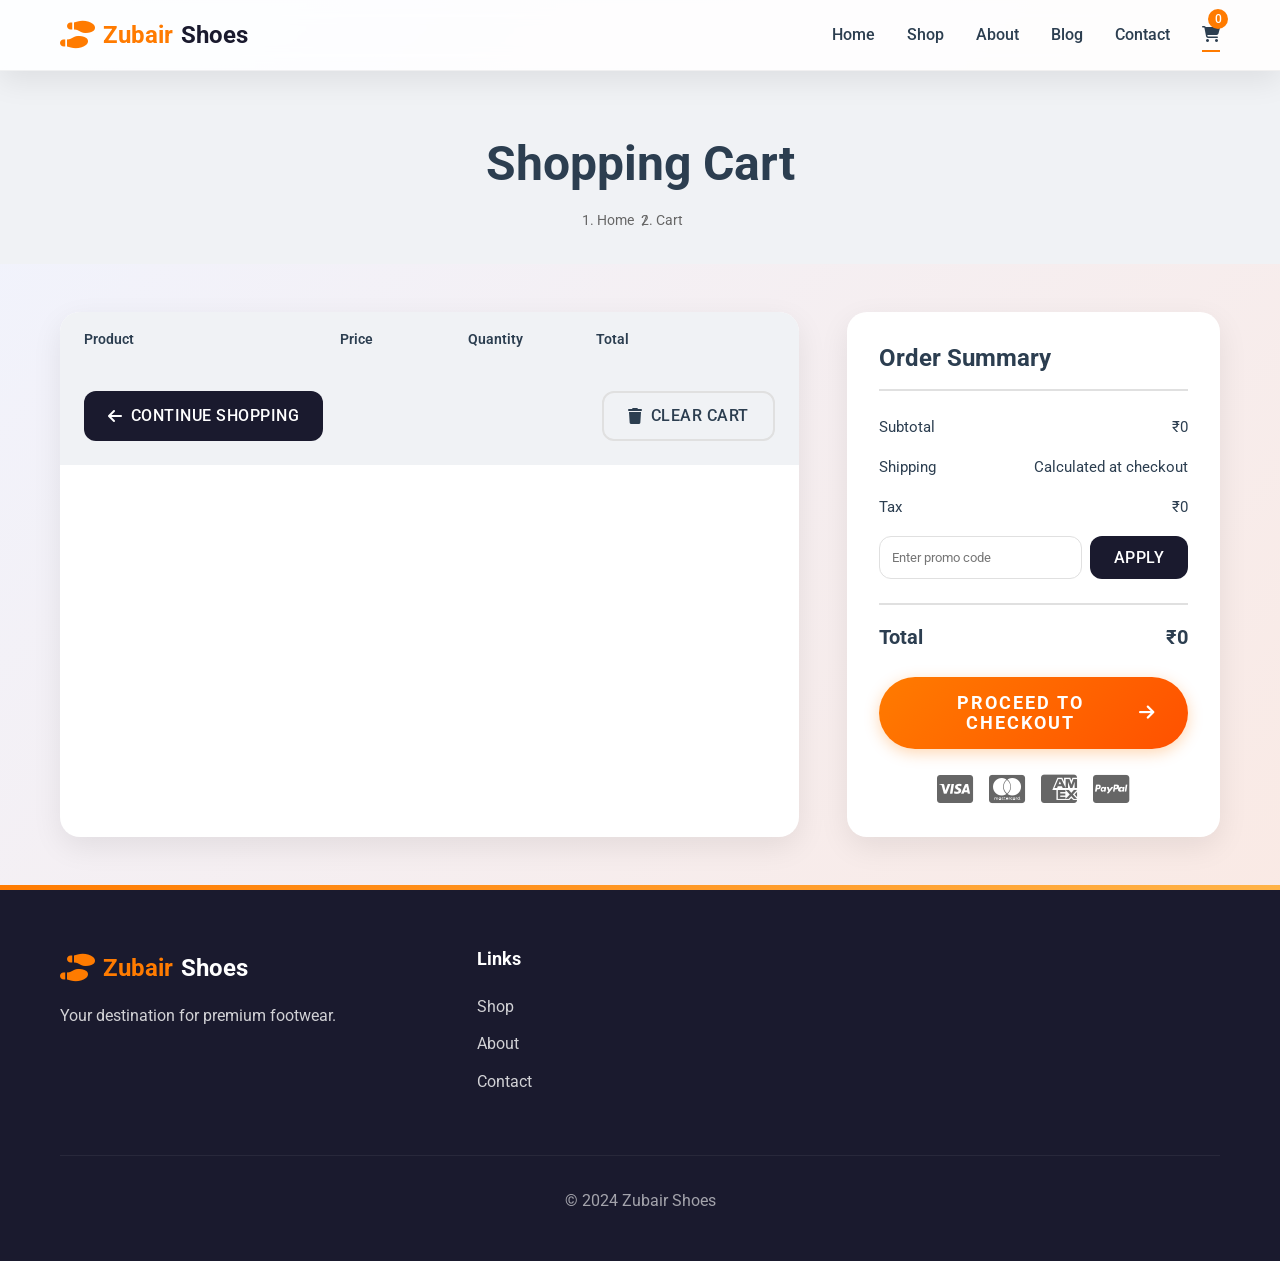
<file: cart.html>
<!DOCTYPE html>
<html lang="en">
<head>
    <meta charset="UTF-8">
    <meta name="viewport" content="width=device-width, initial-scale=1.0">
    <meta name="description" content="View and manage your shopping cart at Zubair Shoes.">
    <title>Shopping Cart | Zubair Shoes</title>
    <link rel="preconnect" href="https://fonts.googleapis.com">
    <link rel="preconnect" href="https://fonts.gstatic.com" crossorigin>
    <link href="https://fonts.googleapis.com/css2?family=Roboto:wght@300;400;500;700;900&display=swap" rel="stylesheet">
    <link rel="stylesheet" href="https://cdnjs.cloudflare.com/ajax/libs/font-awesome/6.4.0/css/all.min.css">
    <link rel="stylesheet" href="css/style.css">
    <link href="https://unpkg.com/aos@2.3.1/dist/aos.css" rel="stylesheet">
</head>
<body>
    <!-- Navigation -->
    <nav class="navbar">
        <div class="nav-container">
            <a href="index.html" class="logo">
                <i class="fas fa-shoe-prints"></i>
                <span>Zubair</span> Shoes
            </a>
            <button class="mobile-toggle" aria-label="Toggle navigation">
                <span class="hamburger"></span>
            </button>
            <ul class="nav-menu">
                <li><a href="index.html" class="nav-link">Home</a></li>
                <li><a href="shop.html" class="nav-link">Shop</a></li>
                <li><a href="about.html" class="nav-link">About</a></li>
                <li><a href="blog.html" class="nav-link">Blog</a></li>
                <li><a href="contact.html" class="nav-link">Contact</a></li>
                <li>
                    <a href="cart.html" class="nav-link cart-icon active">
                        <i class="fas fa-shopping-cart"></i>
                        <span class="cart-count" id="cartCount">0</span>
                    </a>
                </li>
            </ul>
        </div>
    </nav>

    <!-- Page Header -->
    <section class="page-header cart-header">
        <div class="container">
            <h1>Shopping Cart</h1>
            <nav aria-label="Breadcrumb">
                <ol class="breadcrumb">
                    <li><a href="index.html">Home</a></li>
                    <li aria-current="page">Cart</li>
                </ol>
            </nav>
        </div>
    </section>

    <!-- Cart Section -->
    <section class="cart-section">
        <div class="container">
            <div class="cart-layout" id="cartLayout">
                <!-- Cart Items -->
                <div class="cart-items-panel">
                    <div class="cart-header-row">
                        <span>Product</span>
                        <span>Price</span>
                        <span>Quantity</span>
                        <span>Total</span>
                        <span></span>
                    </div>
                    
                    <div id="cartItemsContainer">
                        <!-- Cart items inserted dynamically -->
                    </div>
                    
                    <div class="cart-actions">
                        <a href="shop.html" class="btn btn-secondary">
                            <i class="fas fa-arrow-left"></i> Continue Shopping
                        </a>
                        <button class="btn btn-outline" id="clearCartBtn">
                            <i class="fas fa-trash"></i> Clear Cart
                        </button>
                    </div>
                </div>

                <!-- Cart Summary -->
                <div class="cart-summary-panel">
                    <h3>Order Summary</h3>
                    
                    <div class="summary-row">
                        <span>Subtotal</span>
                        <span id="cartSubtotal">₹0</span>
                    </div>
                    
                    <div class="summary-row">
                        <span>Shipping</span>
                        <span id="cartShipping">Calculated at checkout</span>
                    </div>
                    
                    <div class="summary-row">
                        <span>Tax</span>
                        <span id="cartTax">₹0</span>
                    </div>
                    
                    <div class="promo-code">
                        <input type="text" id="promoInput" placeholder="Enter promo code">
                        <button class="btn btn-secondary" id="applyPromoBtn">Apply</button>
                    </div>
                    
                    <div class="summary-row total">
                        <span>Total</span>
                        <span id="cartTotal">₹0</span>
                    </div>
                    
                    <button class="btn btn-primary btn-full btn-large" id="checkoutBtn">
                        Proceed to Checkout <i class="fas fa-arrow-right"></i>
                    </button>
                    
                    <div class="payment-icons">
                        <i class="fab fa-cc-visa"></i>
                        <i class="fab fa-cc-mastercard"></i>
                        <i class="fab fa-cc-amex"></i>
                        <i class="fab fa-cc-paypal"></i>
                    </div>
                </div>
            </div>

            <!-- Empty Cart State -->
            <div class="empty-cart" id="emptyCart" style="display: none;">
                <i class="fas fa-shopping-bag"></i>
                <h2>Your cart is empty</h2>
                <p>Looks like you haven't added any items to your cart yet.</p>
                <a href="shop.html" class="btn btn-primary">Start Shopping</a>
            </div>
        </div>
    </section>

    <!-- Checkout Modal -->
    <div class="modal" id="checkoutModal">
        <div class="modal-content checkout-modal">
            <button class="close-modal" id="closeCheckout">&times;</button>
            <h2>Checkout</h2>
            
            <form id="checkoutForm" class="checkout-form" novalidate>
                <div class="checkout-section">
                    <h3>Contact Information</h3>
                    <div class="form-group">
                        <label for="checkoutEmail">Email *</label>
                        <input type="email" id="checkoutEmail" required>
                    </div>
                </div>

                <div class="checkout-section">
                    <h3>Shipping Address</h3>
                    <div class="form-row">
                        <div class="form-group">
                            <label for="firstName">First Name *</label>
                            <input type="text" id="firstName" required>
                        </div>
                        <div class="form-group">
                            <label for="lastName">Last Name *</label>
                            <input type="text" id="lastName" required>
                        </div>
                    </div>
                    <div class="form-group">
                        <label for="address">Address *</label>
                        <input type="text" id="address" required>
                    </div>
                    <div class="form-row">
                        <div class="form-group">
                            <label for="city">City *</label>
                            <input type="text" id="city" required>
                        </div>
                        <div class="form-group">
                            <label for="zip">ZIP Code *</label>
                            <input type="text" id="zip" required>
                        </div>
                    </div>
                </div>

                <div class="checkout-section">
                    <h3>Payment Information</h3>
                    <div class="form-group">
                        <label for="cardNumber">Card Number *</label>
                        <input type="text" id="cardNumber" placeholder="1234 5678 9012 3456" required>
                    </div>
                    <div class="form-row">
                        <div class="form-group">
                            <label for="expiry"> I'll continue with the cart.html file and then provide the remaining files.

```html
                            <label for="expiry">Expiry Date *</label>
                            <input type="text" id="expiry" placeholder="MM/YY" required>
                        </div>
                        <div class="form-group">
                            <label for="cvv">CVV *</label>
                            <input type="text" id="cvv" placeholder="123" required>
                        </div>
                    </div>
                </div>

                <div class="checkout-summary">
                    <div class="summary-row total">
                        <span>Total to Pay</span>
                        <span id="checkoutTotal">₹0</span>
                    </div>
                </div>

                <button type="submit" class="btn btn-primary btn-full btn-large">
                    Complete Order <i class="fas fa-lock"></i>
                </button>
                
                <p class="secure-note"><i class="fas fa-shield-alt"></i> Your payment information is secure and encrypted</p>
            </form>
        </div>
    </div>

    <!-- Footer -->
    <footer class="footer">
        <div class="container">
            <div class="footer-grid">
                <div class="footer-brand">
                    <a href="index.html" class="logo">
                        <i class="fas fa-shoe-prints"></i>
                        <span>Zubair</span> Shoes
                    </a>
                    <p>Your destination for premium footwear.</p>
                </div>
                <div class="footer-links">
                    <h4>Links</h4>
                    <ul>
                        <li><a href="shop.html">Shop</a></li>
                        <li><a href="about.html">About</a></li>
                        <li><a href="contact.html">Contact</a></li>
                    </ul>
                </div>
            </div>
            <div class="footer-bottom">
                <p>&copy; 2024 Zubair Shoes</p>
            </div>
        </div>
    </footer>

    <script src="js/script.js"></script>
<script src="https://unpkg.com/aos@2.3.1/dist/aos.js"></script>
<script>AOS.init({duration: 800, once: true});</script>
</body>
</html>
</file>
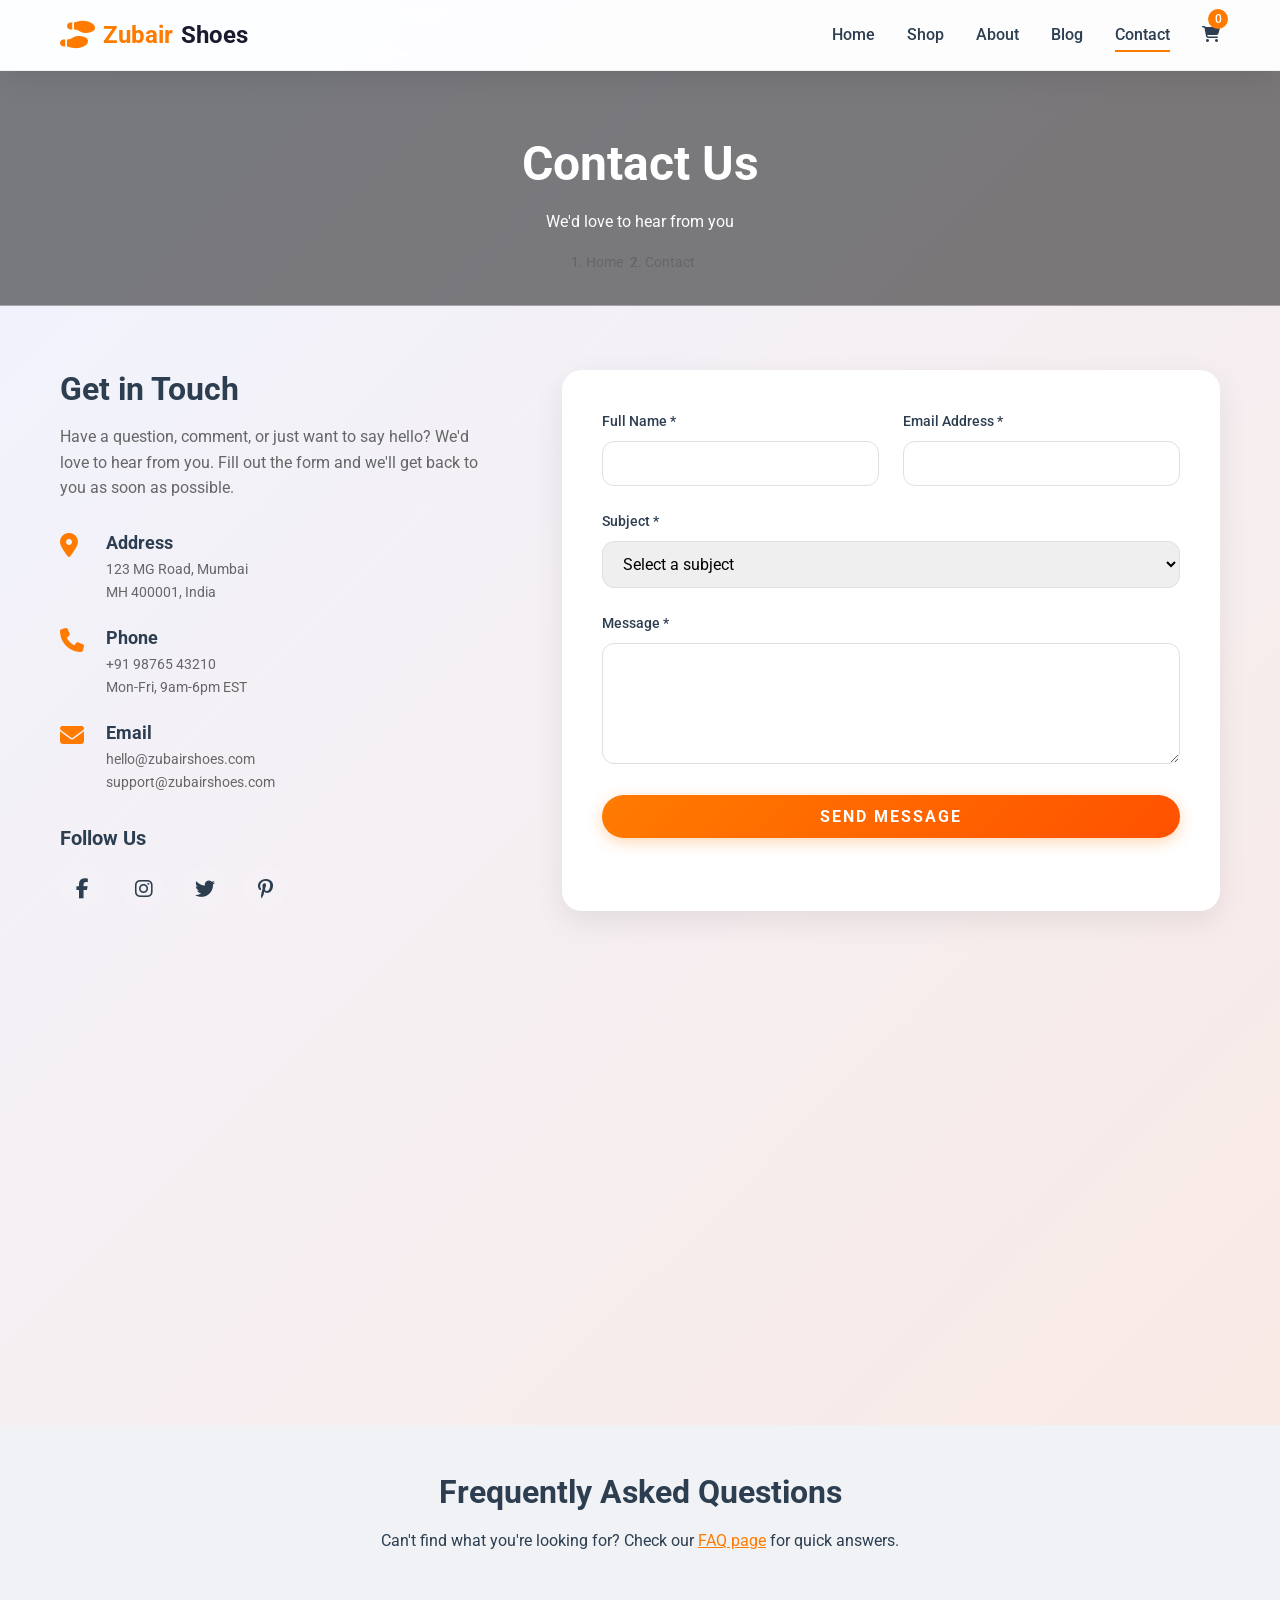
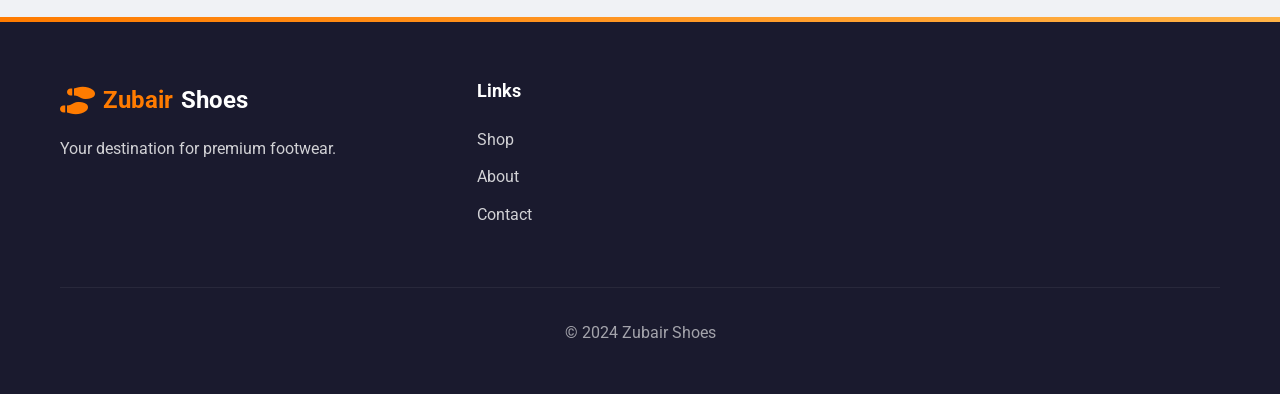
<file: contact.html>
<!DOCTYPE html>
<html lang="en">
<head>
    <meta charset="UTF-8">
    <meta name="viewport" content="width=device-width, initial-scale=1.0">
    <meta name="description" content="Contact Zubair Shoes for inquiries, support, or feedback. We're here to help!">
    <title>Contact Us | Zubair Shoes</title>
    <link rel="preconnect" href="https://fonts.googleapis.com">
    <link rel="preconnect" href="https://fonts.gstatic.com" crossorigin>
    <link href="https://fonts.googleapis.com/css2?family=Roboto:wght@300;400;500;700;900&display=swap" rel="stylesheet">
    <link rel="stylesheet" href="https://cdnjs.cloudflare.com/ajax/libs/font-awesome/6.4.0/css/all.min.css">
    <link rel="stylesheet" href="css/style.css">
    <link href="https://unpkg.com/aos@2.3.1/dist/aos.css" rel="stylesheet">
</head>
<body>
    <!-- Navigation -->
    <nav class="navbar">
        <div class="nav-container">
            <a href="index.html" class="logo">
                <i class="fas fa-shoe-prints"></i>
                <span>Zubair</span> Shoes
            </a>
            <button class="mobile-toggle" aria-label="Toggle navigation">
                <span class="hamburger"></span>
            </button>
            <ul class="nav-menu">
                <li><a href="index.html" class="nav-link">Home</a></li>
                <li><a href="shop.html" class="nav-link">Shop</a></li>
                <li><a href="about.html" class="nav-link">About</a></li>
                <li><a href="blog.html" class="nav-link">Blog</a></li>
                <li><a href="contact.html" class="nav-link active">Contact</a></li>
                <li>
                    <a href="cart.html" class="nav-link cart-icon">
                        <i class="fas fa-shopping-cart"></i>
                        <span class="cart-count" id="cartCount">0</span>
                    </a>
                </li>
            </ul>
        </div>
    </nav>

    <!-- Page Header -->
    <section class="page-header contact-header">
        <div class="container">
            <h1>Contact Us</h1>
            <p>We'd love to hear from you</p>
            <nav aria-label="Breadcrumb">
                <ol class="breadcrumb">
                    <li><a href="index.html">Home</a></li>
                    <li aria-current="page">Contact</li>
                </ol>
            </nav>
        </div>
    </section>

    <!-- Contact Section -->
    <section class="contact-section">
        <div class="container">
            <div class="contact-grid">
                <!-- Contact Info -->
                <div class="contact-info-panel" data-aos="fade-right">
                    <h2>Get in Touch</h2>
                    <p>Have a question, comment, or just want to say hello? We'd love to hear from you. Fill out the form and we'll get back to you as soon as possible.</p>
                    
                    <div class="contact-details">
                        <div class="contact-item">
                            <i class="fas fa-map-marker-alt"></i>
                            <div>
                                <h4>Address</h4>
                                <p>123 MG Road, Mumbai<br>MH 400001, India</p>
                            </div>
                        </div>
                        
                        <div class="contact-item">
                            <i class="fas fa-phone"></i>
                            <div>
                                <h4>Phone</h4>
                                <p>+91 98765 43210<br>Mon-Fri, 9am-6pm EST</p>
                            </div>
                        </div>
                        
                        <div class="contact-item">
                            <i class="fas fa-envelope"></i>
                            <div>
                                <h4>Email</h4>
                                <p>hello@zubairshoes.com<br>support@zubairshoes.com</p>
                            </div>
                        </div>
                    </div>

                    <div class="social-connect">
                        <h4>Follow Us</h4>
                        <div class="social-links large">
                            <a href="javascript:void(0)" aria-label="Facebook"><i class="fab fa-facebook-f"></i></a>
                            <a href="javascript:void(0)" aria-label="Instagram"><i class="fab fa-instagram"></i></a>
                            <a href="javascript:void(0)" aria-label="Twitter"><i class="fab fa-twitter"></i></a>
                            <a href="javascript:void(0)" aria-label="Pinterest"><i class="fab fa-pinterest-p"></i></a>
                        </div>
                    </div>
                </div>

                <!-- Contact Form -->
                <div class="contact-form-panel" data-aos="fade-left">
                    <form id="contactForm" class="contact-form" novalidate>
                        <div class="form-row">
                            <div class="form-group">
                                <label for="contactName">Full Name *</label>
                                <input type="text" id="contactName" name="name" required>
                                <span class="error-message"></span>
                            </div>
                            <div class="form-group">
                                <label for="contactEmail">Email Address *</label>
                                <input type="email" id="contactEmail" name="email" required>
                                <span class="error-message"></span>
                            </div>
                        </div>
                        
                        <div class="form-group">
                            <label for="contactSubject">Subject *</label>
                            <select id="contactSubject" name="subject" required>
                                <option value="">Select a subject</option>
                                <option value="order">Order Inquiry</option>
                                <option value="product">Product Question</option>
                                <option value="return">Returns & Exchanges</option>
                                <option value="feedback">Feedback</option>
                                <option value="other">Other</option>
                            </select>
                            <span class="error-message"></span>
                        </div>
                        
                        <div class="form-group">
                            <label for="contactMessage">Message *</label>
                            <textarea id="contactMessage" name="message" rows="5" required></textarea>
                            <span class="error-message"></span>
                        </div>
                        
                        <button type="submit" class="btn btn-primary btn-full">Send Message</button>
                    </form>
                </div>
            </div>
        </div>
    </section>

    <!-- Map Section -->
    <section class="map-section">
        <div class="map-container">
            <iframe 
                src="https://www.google.com/maps/embed?pb=!1m18!1m12!1m3!1d3022.1422937950147!2d-73.98731968482413!3d40.75889497932681!2m3!1f0!2f0!3f0!3m2!1i1024!2i768!4f13.1!3m3!1m2!1s0x89c25855c6480299%3A0x55194ec5a1ae072e!2sTimes%20Square!5e0!3m2!1sen!2sus!4v1620000000000!5m2!1sen!2sus" 
                width="100%" 
                height="450" 
                style="border:0;" 
                allowfullscreen="" 
                loading="lazy" 
                referrerpolicy="no-referrer-when-downgrade"
                title="Zubair Shoes Location">
            </iframe>
        </div>
    </section>

    <!-- FAQ Teaser -->
    <section class="faq-teaser">
        <div class="container">
            <h2>Frequently Asked Questions</h2>
            <p>Can't find what you're looking for? Check our <a href="faq.html">FAQ page</a> for quick answers.</p>
        </div>
    </section>

    <!-- Footer -->
    <footer class="footer">
        <div class="container">
            <div class="footer-grid">
                <div class="footer-brand">
                    <a href="index.html" class="logo">
                        <i class="fas fa-shoe-prints"></i>
                        <span>Zubair</span> Shoes
                    </a>
                    <p>Your destination for premium footwear.</p>
                </div>
                <div class="footer-links">
                    <h4>Links</h4>
                    <ul>
                        <li><a href="shop.html">Shop</a></li>
                        <li><a href="about.html">About</a></li>
                        <li><a href="contact.html">Contact</a></li>
                    </ul>
                </div>
            </div>
            <div class="footer-bottom">
                <p>&copy; 2024 Zubair Shoes</p>
            </div>
        </div>
    </footer>

    <script src="js/script.js"></script>
<script src="https://unpkg.com/aos@2.3.1/dist/aos.js"></script>
<script>AOS.init({duration: 800, once: true});</script>
</body>
</html>
</file>
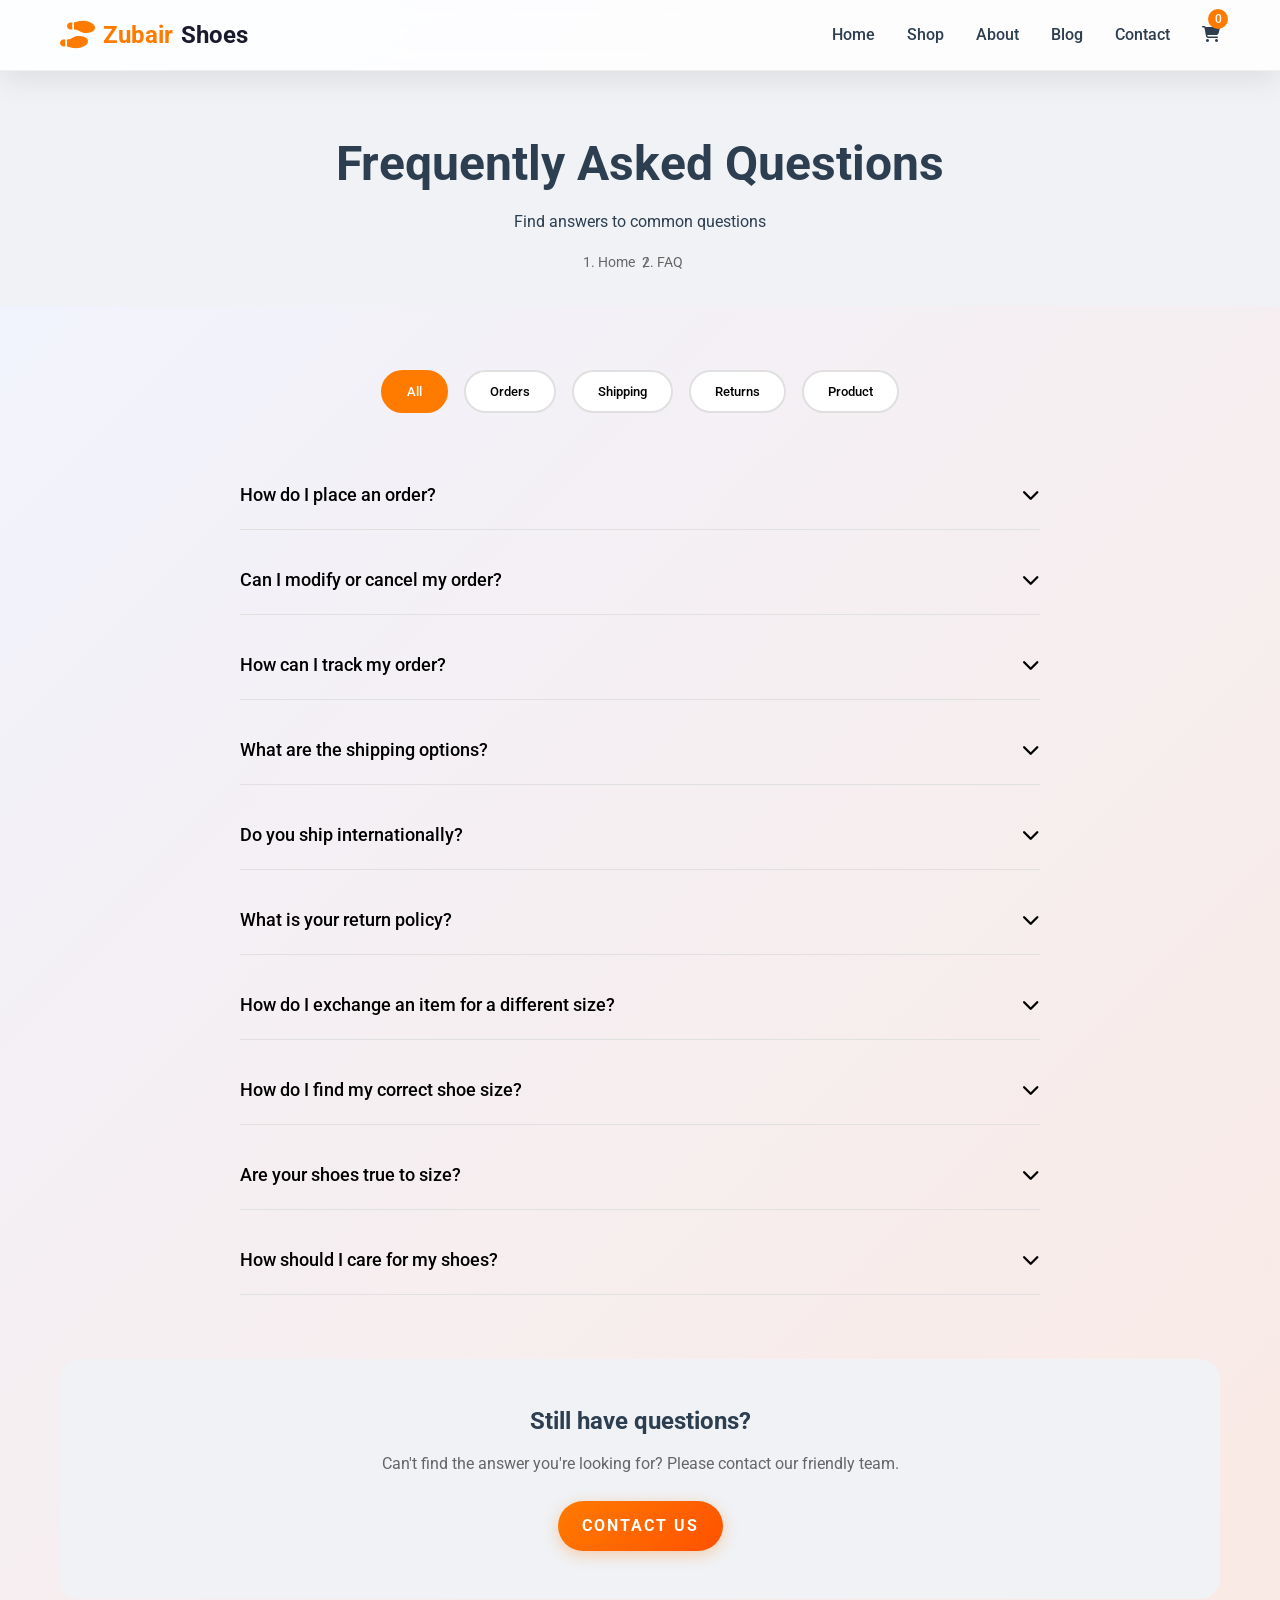
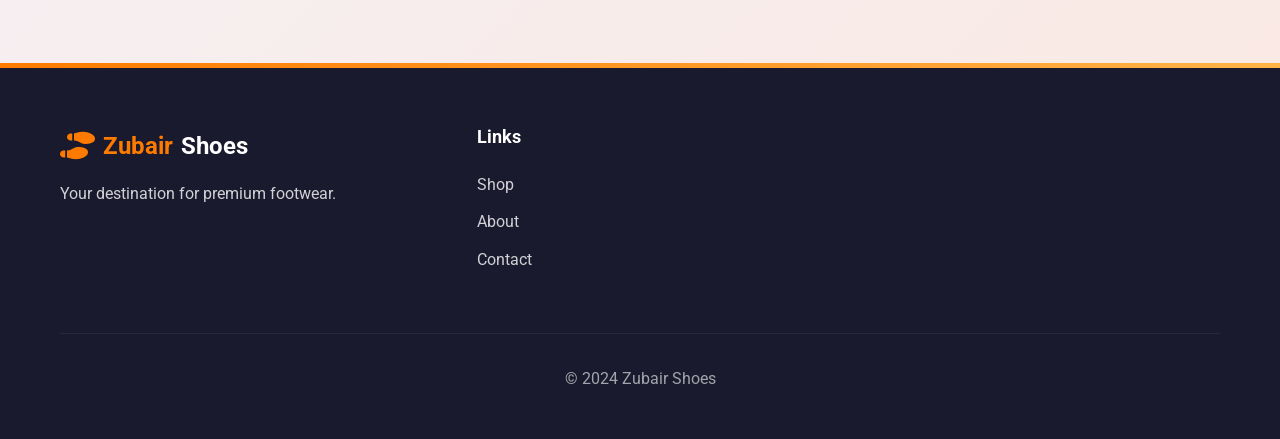
<file: faq.html>
<!DOCTYPE html>
<html lang="en">
<head>
    <meta charset="UTF-8">
    <meta name="viewport" content="width=device-width, initial-scale=1.0">
    <meta name="description" content="Frequently asked questions about Zubair Shoes - orders, shipping, returns, and more.">
    <title>FAQ | Zubair Shoes</title>
    <link rel="preconnect" href="https://fonts.googleapis.com">
    <link rel="preconnect" href="https://fonts.gstatic.com" crossorigin>
    <link href="https://fonts.googleapis.com/css2?family=Roboto:wght@300;400;500;700;900&display=swap" rel="stylesheet">
    <link rel="stylesheet" href="https://cdnjs.cloudflare.com/ajax/libs/font-awesome/6.4.0/css/all.min.css">
    <link rel="stylesheet" href="css/style.css">
    <link href="https://unpkg.com/aos@2.3.1/dist/aos.css" rel="stylesheet">
</head>
<body>
    <!-- Navigation -->
    <nav class="navbar">
        <div class="nav-container">
            <a href="index.html" class="logo">
                <i class="fas fa-shoe-prints"></i>
                <span>Zubair</span> Shoes
            </a>
            <button class="mobile-toggle" aria-label="Toggle navigation">
                <span class="hamburger"></span>
            </button>
            <ul class="nav-menu">
                <li><a href="index.html" class="nav-link">Home</a></li>
                <li><a href="shop.html" class="nav-link">Shop</a></li>
                <li><a href="about.html" class="nav-link">About</a></li>
                <li><a href="blog.html" class="nav-link">Blog</a></li>
                <li><a href="contact.html" class="nav-link">Contact</a></li>
                <li>
                    <a href="cart.html" class="nav-link cart-icon">
                        <i class="fas fa-shopping-cart"></i>
                        <span class="cart-count" id="cartCount">0</span>
                    </a>
                </li>
            </ul>
        </div>
    </nav>

    <!-- Page Header -->
    <section class="page-header faq-header">
        <div class="container">
            <h1>Frequently Asked Questions</h1>
            <p>Find answers to common questions</p>
            <nav aria-label="Breadcrumb">
                <ol class="breadcrumb">
                    <li><a href="index.html">Home</a></li>
                    <li aria-current="page">FAQ</li>
                </ol>
            </nav>
        </div>
    </section>

    <!-- FAQ Section -->
    <section class="faq-section">
        <div class="container">
            <div class="faq-categories">
                <button class="faq-cat-btn active" data-category="all">All</button>
                <button class="faq-cat-btn" data-category="orders">Orders</button>
                <button class="faq-cat-btn" data-category="shipping">Shipping</button>
                <button class="faq-cat-btn" data-category="returns">Returns</button>
                <button class="faq-cat-btn" data-category="product">Product</button>
            </div>

            <div class="faq-accordion" id="faqAccordion">
                <!-- Order Questions -->
                <div class="faq-item" data-category="orders">
                    <button class="faq-question" aria-expanded="false">
                        <span>How do I place an order?</span>
                        <i class="fas fa-chevron-down"></i>
                    </button>
                    <div class="faq-answer">
                        <p>Placing an order is easy! Simply browse our collection, select your desired product, choose your size and color, then click "Add to Cart." When you're ready to checkout, click on the cart icon and follow the prompts to complete your purchase.</p>
                    </div>
                </div>

                <div class="faq-item" data-category="orders">
                    <button class="faq-question" aria-expanded="false">
                        <span>Can I modify or cancel my order?</span>
                        <i class="fas fa-chevron-down"></i>
                    </button>
                    <div class="faq-answer">
                        <p>Orders can be modified or cancelled within 1 hour of placing them. Please contact our customer service team immediately at support@zubairshoes.com or call us at +91 98765 43210.</p>
                    </div>
                </div>

                <div class="faq-item" data-category="orders">
                    <button class="faq-question" aria-expanded="false">
                        <span>How can I track my order?</span>
                        <i class="fas fa-chevron-down"></i>
                    </button>
                    <div class="faq-answer">
                        <p>Once your order ships, you'll receive an email with a tracking number. You can use this number on our website or the carrier's website to track your package in real-time.</p>
                    </div>
                </div>

                <!-- Shipping Questions -->
                <div class="faq-item" data-category="shipping">
                    <button class="faq-question" aria-expanded="false">
                        <span>What are the shipping options?</span>
                        <i class="fas fa-chevron-down"></i>
                    </button>
                    <div class="faq-answer">
                        <p>We offer Standard Shipping (5-7 business days), Express Shipping (2-3 business days), and Next Day Delivery. Free standard shipping is available on orders over ₹8,000.</p>
                    </div>
                </div>

                <div class="faq-item" data-category="shipping">
                    <button class="faq-question" aria-expanded="false">
                        <span>Do you ship internationally?</span>
                        <i class="fas fa-chevron-down"></i>
                    </button>
                    <div class="faq-answer">
                        <p>Yes! We ship to over 50 countries worldwide. International shipping rates and delivery times vary by location. Customs fees may apply depending on your country.</p>
                    </div>
                </div>

                <!-- Returns Questions -->
                <div class="faq-item" data-category="returns">
                    <button class="faq-question" aria-expanded="false">
                        <span>What is your return policy?</span>
                        <i class="fas fa-chevron-down"></i>
                    </button>
                    <div class="faq-answer">
                        <p>We offer a 30-day return policy for unworn items in original packaging. Simply initiate a return through your account or contact our support team. Refunds are processed within 5-7 business days after we receive the item.</p>
                    </div>
                </div>

                <div class="faq-item" data-category="returns">
                    <button class="faq-question" aria-expanded="false">
                        <span>How do I exchange an item for a different size?</span>
                        <i class="fas fa-chevron-down"></i>
                    </button>
                    <div class="faq-answer">
                        <p>To exchange for a different size, please return the original item and place a new order for the correct size. This ensures faster processing and guarantees the item is in stock.</p>
                    </div>
                </div>

                <!-- Product Questions -->
                <div class="faq-item" data-category="product">
                    <button class="faq-question" aria-expanded="false">
                        <span>How do I find my correct shoe size?</span>
                        <i class="fas fa-chevron-down"></i>
                    </button>
                    <div class="faq-answer">
                        <p>Check our detailed size guide available on each product page. We recommend measuring your foot length and comparing it to our size chart. If you're between sizes, we suggest sizing up for comfort.</p>
                    </div>
                </div>

                <div class="faq-item" data-category="product">
                    <button class="faq-question" aria-expanded="false">
                        <span>Are your shoes true to size?</span>
                        <i class="fas fa-chevron-down"></i>
                    </button>
                    <div class="faq-answer">
                        <p>Most of our shoes run true to size, but some brands may vary slightly. Check individual product descriptions for specific sizing notes. Customer reviews can also provide helpful sizing insights.</p>
                    </div>
                </div>

                <div class="faq-item" data-category="product">
                    <button class="faq-question" aria-expanded="false">
                        <span>How should I care for my shoes?</span>
                        <i class="fas fa-chevron-down"></i>
                    </button>
                    <div class="faq-answer">
                        <p>Care instructions vary by material. Generally, we recommend using a soft brush for cleaning, avoiding direct sunlight when drying, and using appropriate protectants for leather or suede. Check our blog for detailed care guides.</p>
                    </div>
                </div>
            </div>

            <div class="faq-contact">
                <h3>Still have questions?</h3>
                <p>Can't find the answer you're looking for? Please contact our friendly team.</p>
                <a href="contact.html" class="btn btn-primary">Contact Us</a>
            </div>
        </div>
    </section>

    <!-- Footer -->
    <footer class="footer">
        <div class="container">
            <div class="footer-grid">
                <div class="footer-brand">
                    <a href="index.html" class="logo">
                        <i class="fas fa-shoe-prints"></i>
                        <span>Zubair</span> Shoes
                    </a>
                    <p>Your destination for premium footwear.</p>
                </div>
                <div class="footer-links">
                    <h4>Links</h4>
                    <ul>
                        <li><a href="shop.html">Shop</a></li>
                        <li><a href="about.html">About</a></li>
                        <li><a href="contact.html">Contact</a></li>
                    </ul>
                </div>
            </div>
            <div class="footer-bottom">
                <p>&copy; 2024 Zubair Shoes</p>
            </div>
        </div>
    </footer>

    <script src="js/script.js"></script>
<script src="https://unpkg.com/aos@2.3.1/dist/aos.js"></script>
<script>AOS.init({duration: 800, once: true});</script>
</body>
</html>
</file>
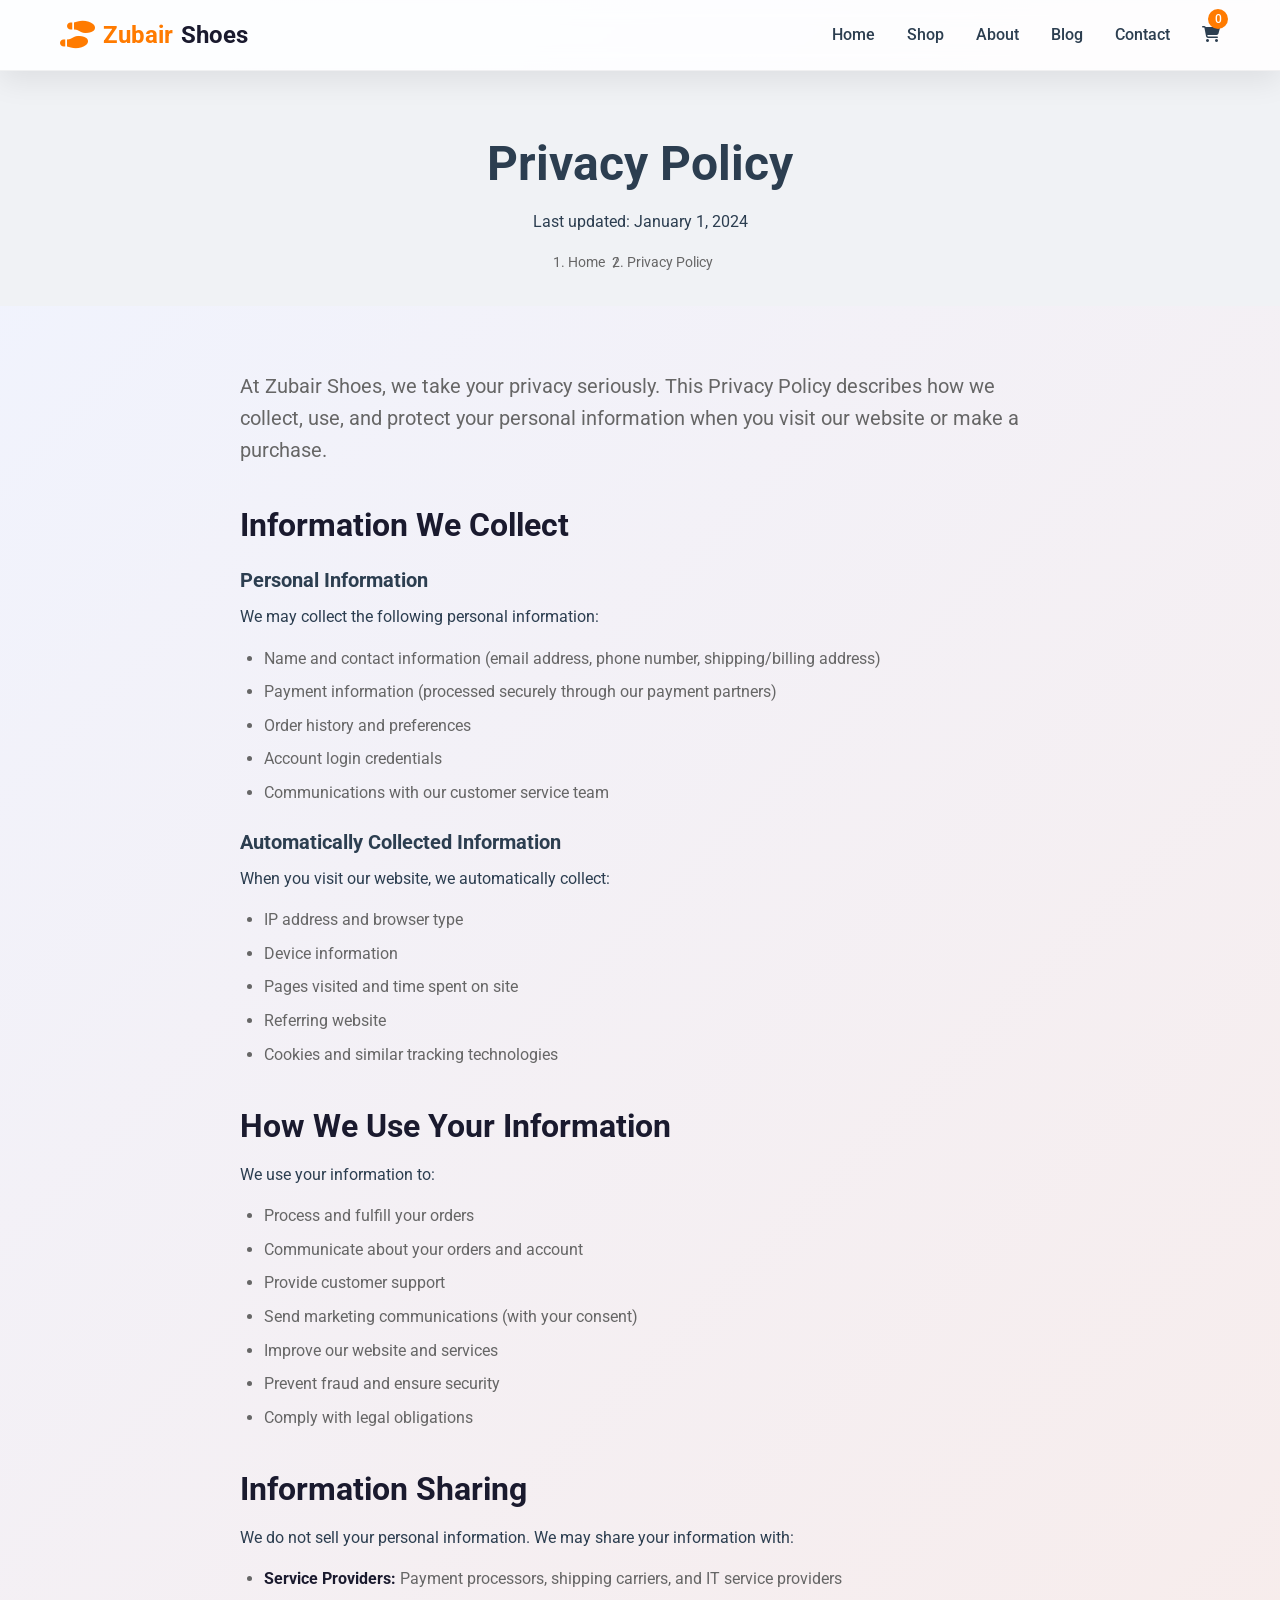
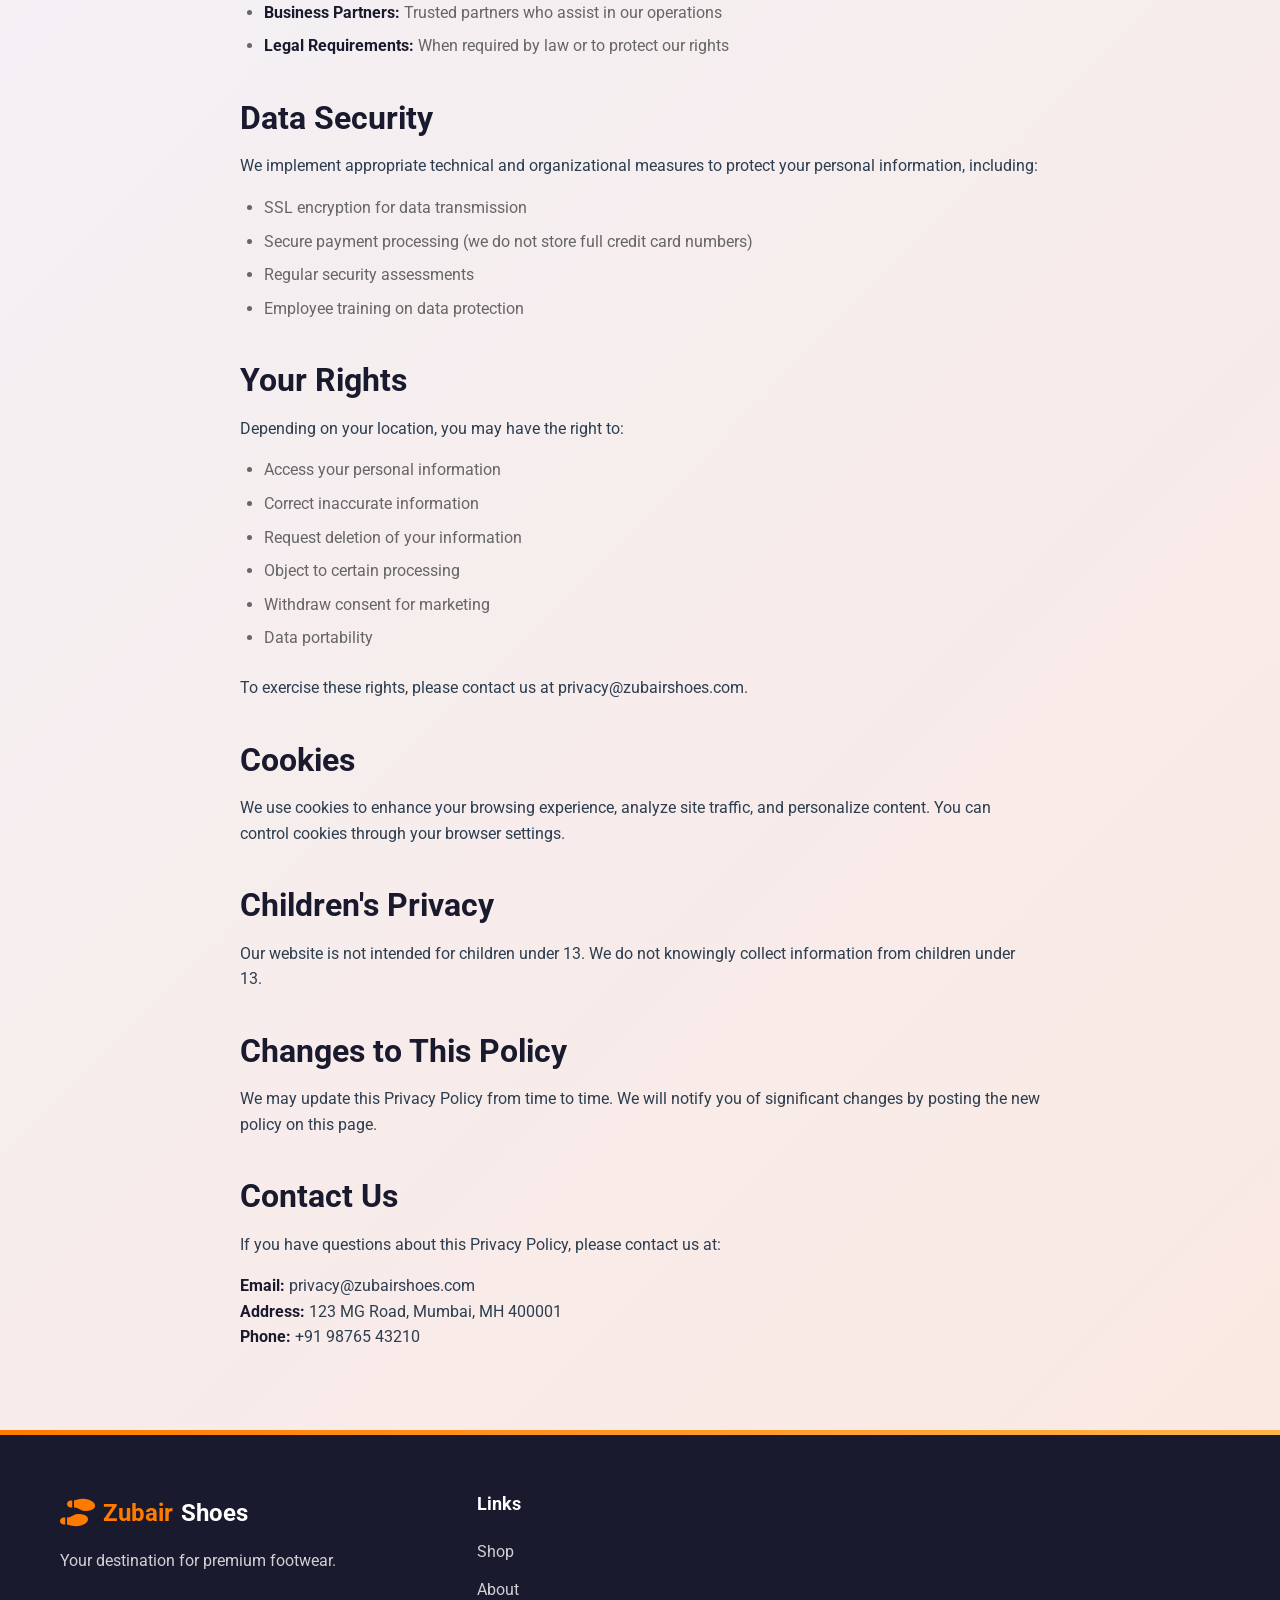
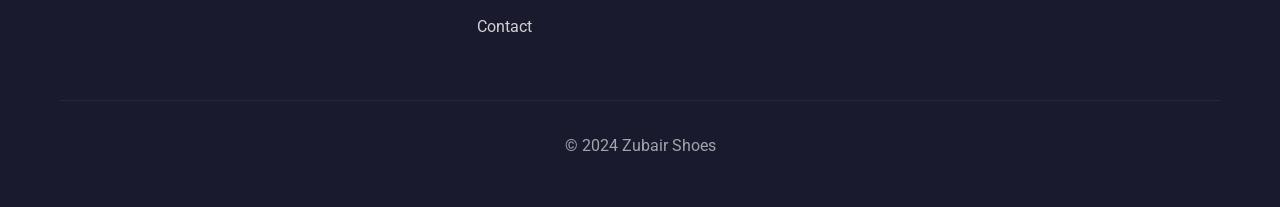
<file: privacy.html>
<!DOCTYPE html>
<html lang="en">
<head>
    <meta charset="UTF-8">
    <meta name="viewport" content="width=device-width, initial-scale=1.0">
    <meta name="description" content="Privacy policy for Zubair Shoes.">
    <title>Privacy Policy | Zubair Shoes</title>
    <link rel="preconnect" href="https://fonts.googleapis.com">
    <link rel="preconnect" href="https://fonts.gstatic.com" crossorigin>
    <link href="https://fonts.googleapis.com/css2?family=Roboto:wght@300;400;500;700;900&display=swap" rel="stylesheet">
    <link rel="stylesheet" href="https://cdnjs.cloudflare.com/ajax/libs/font-awesome/6.4.0/css/all.min.css">
    <link rel="stylesheet" href="css/style.css">
    <link href="https://unpkg.com/aos@2.3.1/dist/aos.css" rel="stylesheet">
</head>
<body>
    <!-- Navigation -->
    <nav class="navbar">
        <div class="nav-container">
            <a href="index.html" class="logo">
                <i class="fas fa-shoe-prints"></i>
                <span>Zubair</span> Shoes
            </a>
            <button class="mobile-toggle" aria-label="Toggle navigation">
                <span class="hamburger"></span>
            </button>
            <ul class="nav-menu">
                <li><a href="index.html" class="nav-link">Home</a></li>
                <li><a href="shop.html" class="nav-link">Shop</a></li>
                <li><a href="about.html" class="nav-link">About</a></li>
                <li><a href="blog.html" class="nav-link">Blog</a></li>
                <li><a href="contact.html" class="nav-link">Contact</a></li>
                <li>
                    <a href="cart.html" class="nav-link cart-icon">
                        <i class="fas fa-shopping-cart"></i>
                        <span class="cart-count" id="cartCount">0</span>
                    </a>
                </li>
            </ul>
        </div>
    </nav>

    <!-- Page Header -->
    <section class="page-header policy-header">
        <div class="container">
            <h1>Privacy Policy</h1>
            <p>Last updated: January 1, 2024</p>
            <nav aria-label="Breadcrumb">
                <ol class="breadcrumb">
                    <li><a href="index.html">Home</a></li>
                    <li aria-current="page">Privacy Policy</li>
                </ol>
            </nav>
        </div>
    </section>

    <!-- Privacy Content -->
    <section class="policy-section">
        <div class="container">
            <div class="legal-content">
                <p class="lead">At Zubair Shoes, we take your privacy seriously. This Privacy Policy describes how we collect, use, and protect your personal information when you visit our website or make a purchase.</p>

                <h2>Information We Collect</h2>
                <h3>Personal Information</h3>
                <p>We may collect the following personal information:</p>
                <ul>
                    <li>Name and contact information (email address, phone number, shipping/billing address)</li>
                    <li>Payment information (processed securely through our payment partners)</li>
                    <li>Order history and preferences</li>
                    <li>Account login credentials</li>
                    <li>Communications with our customer service team</li>
                </ul>

                <h3>Automatically Collected Information</h3>
                <p>When you visit our website, we automatically collect:</p>
                <ul>
                    <li>IP address and browser type</li>
                    <li>Device information</li>
                    <li>Pages visited and time spent on site</li>
                    <li>Referring website</li>
                    <li>Cookies and similar tracking technologies</li>
                </ul>

                <h2>How We Use Your Information</h2>
                <p>We use your information to:</p>
                <ul>
                    <li>Process and fulfill your orders</li>
                    <li>Communicate about your orders and account</li>
                    <li>Provide customer support</li>
                    <li>Send marketing communications (with your consent)</li>
                    <li>Improve our website and services</li>
                    <li>Prevent fraud and ensure security</li>
                    <li>Comply with legal obligations</li>
                </ul>

                <h2>Information Sharing</h2>
                <p>We do not sell your personal information. We may share your information with:</p>
                <ul>
                    <li><strong>Service Providers:</strong> Payment processors, shipping carriers, and IT service providers</li>
                    <li><strong>Business Partners:</strong> Trusted partners who assist in our operations</li>
                    <li><strong>Legal Requirements:</strong> When required by law or to protect our rights</li>
                </ul>

                <h2>Data Security</h2>
                <p>We implement appropriate technical and organizational measures to protect your personal information, including:</p>
                <ul>
                    <li>SSL encryption for data transmission</li>
                    <li>Secure payment processing (we do not store full credit card numbers)</li>
                    <li>Regular security assessments</li>
                    <li>Employee training on data protection</li>
                </ul>

                <h2>Your Rights</h2>
                <p>Depending on your location, you may have the right to:</p>
                <ul>
                    <li>Access your personal information</li>
                    <li>Correct inaccurate information</li>
                    <li>Request deletion of your information</li>
                    <li>Object to certain processing</li>
                    <li>Withdraw consent for marketing</li>
                    <li>Data portability</li>
                </ul>
                <p>To exercise these rights, please contact us at privacy@zubairshoes.com.</p>

                <h2>Cookies</h2>
                <p>We use cookies to enhance your browsing experience, analyze site traffic, and personalize content. You can control cookies through your browser settings.</p>

                <h2>Children's Privacy</h2>
                <p>Our website is not intended for children under 13. We do not knowingly collect information from children under 13.</p>

                <h2>Changes to This Policy</h2>
                <p>We may update this Privacy Policy from time to time. We will notify you of significant changes by posting the new policy on this page.</p>

                <h2>Contact Us</h2>
                <p>If you have questions about this Privacy Policy, please contact us at:</p>
                <p>
                    <strong>Email:</strong> privacy@zubairshoes.com<br>
                    <strong>Address:</strong> 123 MG Road, Mumbai, MH 400001<br>
                    <strong>Phone:</strong> +91 98765 43210
                </p>
            </div>
        </div>
    </section>

    <!-- Footer -->
    <footer class="footer">
        <div class="container">
            <div class="footer-grid">
                <div class="footer-brand">
                    <a href="index.html" class="logo">
                        <i class="fas fa-shoe-prints"></i>
                        <span>Zubair</span> Shoes
                    </a>
                    <p>Your destination for premium footwear.</p>
                </div>
                <div class="footer-links">
                    <h4>Links</h4>
                    <ul>
                        <li><a href="shop.html">Shop</a></li>
                        <li><a href="about.html">About</a></li>
                        <li><a href="contact.html">Contact</a></li>
                    </ul>
                </div>
            </div>
            <div class="footer-bottom">
                <p>&copy; 2024 Zubair Shoes</p>
            </div>
        </div>
    </footer>

    <script src="js/script.js"></script>
<script src="https://unpkg.com/aos@2.3.1/dist/aos.js"></script>
<script>AOS.init({duration: 800, once: true});</script>
</body>
</html>
</file>
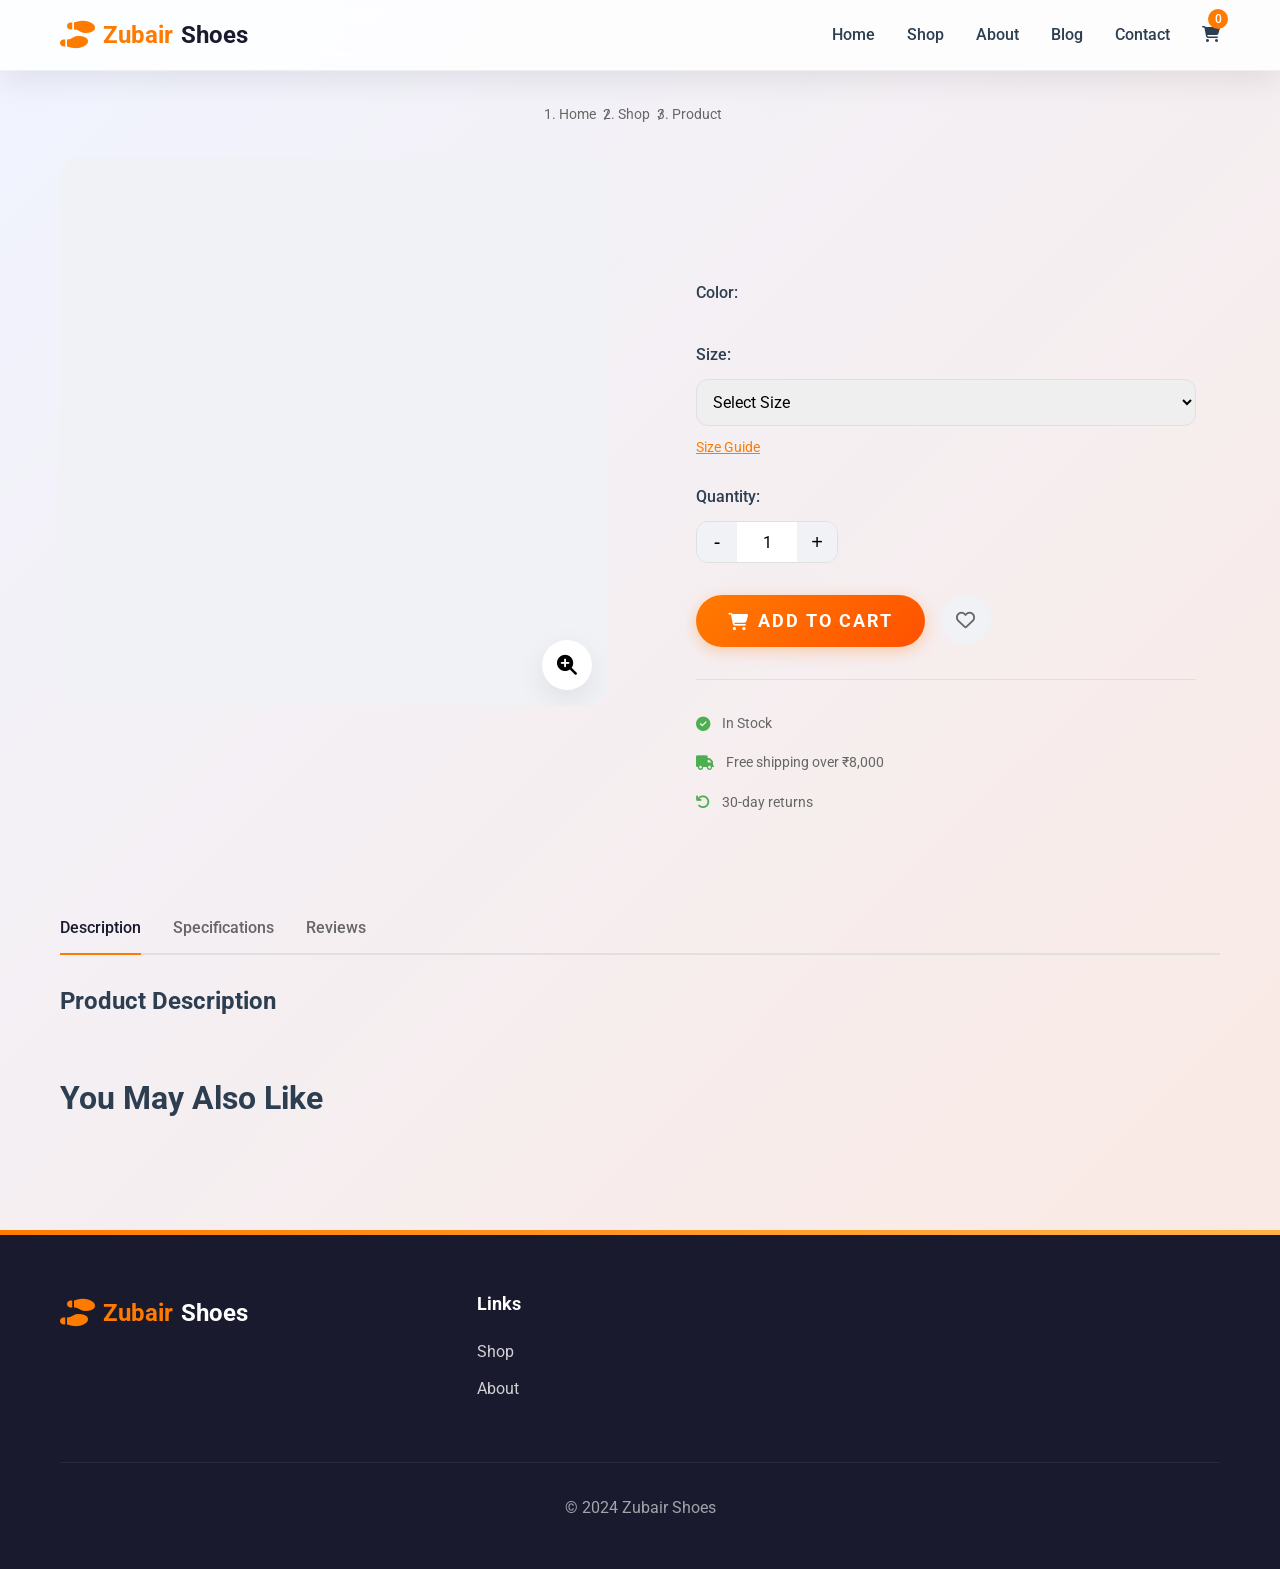
<file: product.html>
<!DOCTYPE html>
<html lang="en">
<head>
    <meta charset="UTF-8">
    <meta name="viewport" content="width=device-width, initial-scale=1.0">
    <meta name="description" content="Product details - Zubair Shoes">
    <title>Product Details | Zubair Shoes</title>
    <link rel="preconnect" href="https://fonts.googleapis.com">
    <link rel="preconnect" href="https://fonts.gstatic.com" crossorigin>
    <link href="https://fonts.googleapis.com/css2?family=Roboto:wght@300;400;500;700;900&display=swap" rel="stylesheet">
    <link rel="stylesheet" href="https://cdnjs.cloudflare.com/ajax/libs/font-awesome/6.4.0/css/all.min.css">
    <link rel="stylesheet" href="css/style.css">
    <link href="https://unpkg.com/aos@2.3.1/dist/aos.css" rel="stylesheet">
</head>
<body>
    <!-- Navigation -->
    <nav class="navbar">
        <div class="nav-container">
            <a href="index.html" class="logo">
                <i class="fas fa-shoe-prints"></i>
                <span>Zubair</span> Shoes
            </a>
            <button class="mobile-toggle" aria-label="Toggle navigation">
                <span class="hamburger"></span>
            </button>
            <ul class="nav-menu">
                <li><a href="index.html" class="nav-link">Home</a></li>
                <li><a href="shop.html" class="nav-link">Shop</a></li>
                <li><a href="about.html" class="nav-link">About</a></li>
                <li><a href="blog.html" class="nav-link">Blog</a></li>
                <li><a href="contact.html" class="nav-link">Contact</a></li>
                <li>
                    <a href="cart.html" class="nav-link cart-icon">
                        <i class="fas fa-shopping-cart"></i>
                        <span class="cart-count" id="cartCount">0</span>
                    </a>
                </li>
            </ul>
        </div>
    </nav>

    <!-- Product Detail Section -->
    <section class="product-detail-section">
        <div class="container">
            <nav aria-label="Breadcrumb" class="breadcrumb-nav">
                <ol class="breadcrumb">
                    <li><a href="index.html">Home</a></li>
                    <li><a href="shop.html">Shop</a></li>
                    <li id="breadcrumbProduct" aria-current="page">Product</li>
                </ol>
            </nav>

            <div class="product-detail-grid">
                <!-- Product Images -->
                <div class="product-images">
                    <div class="main-image">
                        <img id="mainImage" src="[data-uri]" alt="Product main image">
                        <button class="zoom-btn" id="zoomBtn"><i class="fas fa-search-plus"></i></button>
                    </div>
                    <div class="thumbnail-list" id="thumbnailList">
                        <!-- Thumbnails inserted dynamically -->
                    </div>
                </div>

                <!-- Product Info -->
                <div class="product-info">
                    <div class="product-header">
                        <span class="product-brand" id="productBrand"></span>
                        <h1 class="product-title" id="productName"></h1>
                        <div class="product-rating">
                            <div class="stars" id="productStars"></div>
                            <span class="review-count" id="reviewCount"></span>
                        </div>
                        <div class="product-price" id="productPrice"></div>
                    </div>

                    <div class="product-description" id="productDescription"></div>

                    <div class="product-options">
                        <!-- Color Selection -->
                        <div class="option-group">
                            <label>Color: <span id="selectedColor"></span></label>
                            <div class="color-selector" id="colorSelector"></div>
                        </div>

                        <!-- Size Selection -->
                        <div class="option-group">
                            <label for="sizeSelect">Size:</label>
                            <select id="sizeSelect" class="size-select">
                                <option value="">Select Size</option>
                            </select>
                            <a href="javascript:void(0)" class="size-guide-link">Size Guide</a>
                        </div>

                        <!-- Quantity -->
                        <div class="option-group">
                            <label for="quantityInput">Quantity:</label>
                            <div class="quantity-selector">
                                <button class="qty-btn" id="qtyMinus">-</button>
                                <input type="number" id="quantityInput" value="1" min="1" max="10">
                                <button class="qty-btn" id="qtyPlus">+</button>
                            </div>
                        </div>
                    </div>

                    <div class="product-actions">
                        <button class="btn btn-primary btn-large" id="addToCartBtn">
                            <i class="fas fa-shopping-cart"></i> Add to Cart
                        </button>
                        <button class="btn btn-wishlist" id="addToWishlistBtn">
                            <i class="far fa-heart"></i>
                        </button>
                    </div>

                    <div class="product-meta">
                        <div class="meta-item">
                            <i class="fas fa-check-circle"></i>
                            <span>In Stock</span>
                        </div>
                        <div class="meta-item">
                            <i class="fas fa-truck"></i>
                            <span>Free shipping over ₹8,000</span>
                        </div>
                        <div class="meta-item">
                            <i class="fas fa-undo"></i>
                            <span>30-day returns</span>
                        </div>
                    </div>
                </div>
            </div>

            <!-- Product Tabs -->
            <div class="product-tabs">
                <div class="tab-buttons">
                    <button class="tab-btn active" data-tab="description">Description</button>
                    <button class="tab-btn" data-tab="specs">Specifications</button>
                    <button class="tab-btn" data-tab="reviews">Reviews</button>
                </div>
                
                <div class="tab-content">
                    <div id="description" class="tab-panel active">
                        <h3>Product Description</h3>
                        <p id="fullDescription"></p>
                    </div>
                    
                    <div id="specs" class="tab-panel">
                        <h3>Specifications</h3>
                        <table class="specs-table" id="specsTable">
                            <!-- Specs inserted dynamically -->
                        </table>
                    </div>
                    
                    <div id="reviews" class="tab-panel">
                        <h3>Customer Reviews</h3>
                        <div class="reviews-list" id="reviewsList">
                            <!-- Reviews inserted dynamically -->
                        </div>
                    </div>
                </div>
            </div>

            <!-- Related Products -->
            <div class="related-products">
                <h2>You May Also Like</h2>
                <div class="products-grid" id="relatedProducts">
                    <!-- Related products inserted dynamically -->
                </div>
            </div>
        </div>
    </section>

    <!-- Image Zoom Modal -->
    <div class="zoom-modal" id="zoomModal">
        <button class="close-modal" id="closeZoom"><i class="fas fa-times"></i></button>
        <img id="zoomedImage" src="[data-uri]" alt="Zoomed product image">
    </div>

    <!-- Footer -->
    <footer class="footer">
        <div class="container">
            <div class="footer-grid">
                <div class="footer-brand">
                    <a href="index.html" class="logo">
                        <i class="fas fa-shoe-prints"></i>
                        <span>Zubair</span> Shoes
                    </a>
                </div>
                <div class="footer-links">
                    <h4>Links</h4>
                    <ul>
                        <li><a href="shop.html">Shop</a></li>
                        <li><a href="about.html">About</a></li>
                    </ul>
                </div>
            </div>
            <div class="footer-bottom">
                <p>&copy; 2024 Zubair Shoes</p>
            </div>
        </div>
    </footer>

    <script src="js/script.js"></script>
<script src="https://unpkg.com/aos@2.3.1/dist/aos.js"></script>
<script>AOS.init({duration: 800, once: true});</script>
</body>
</html>
</file>
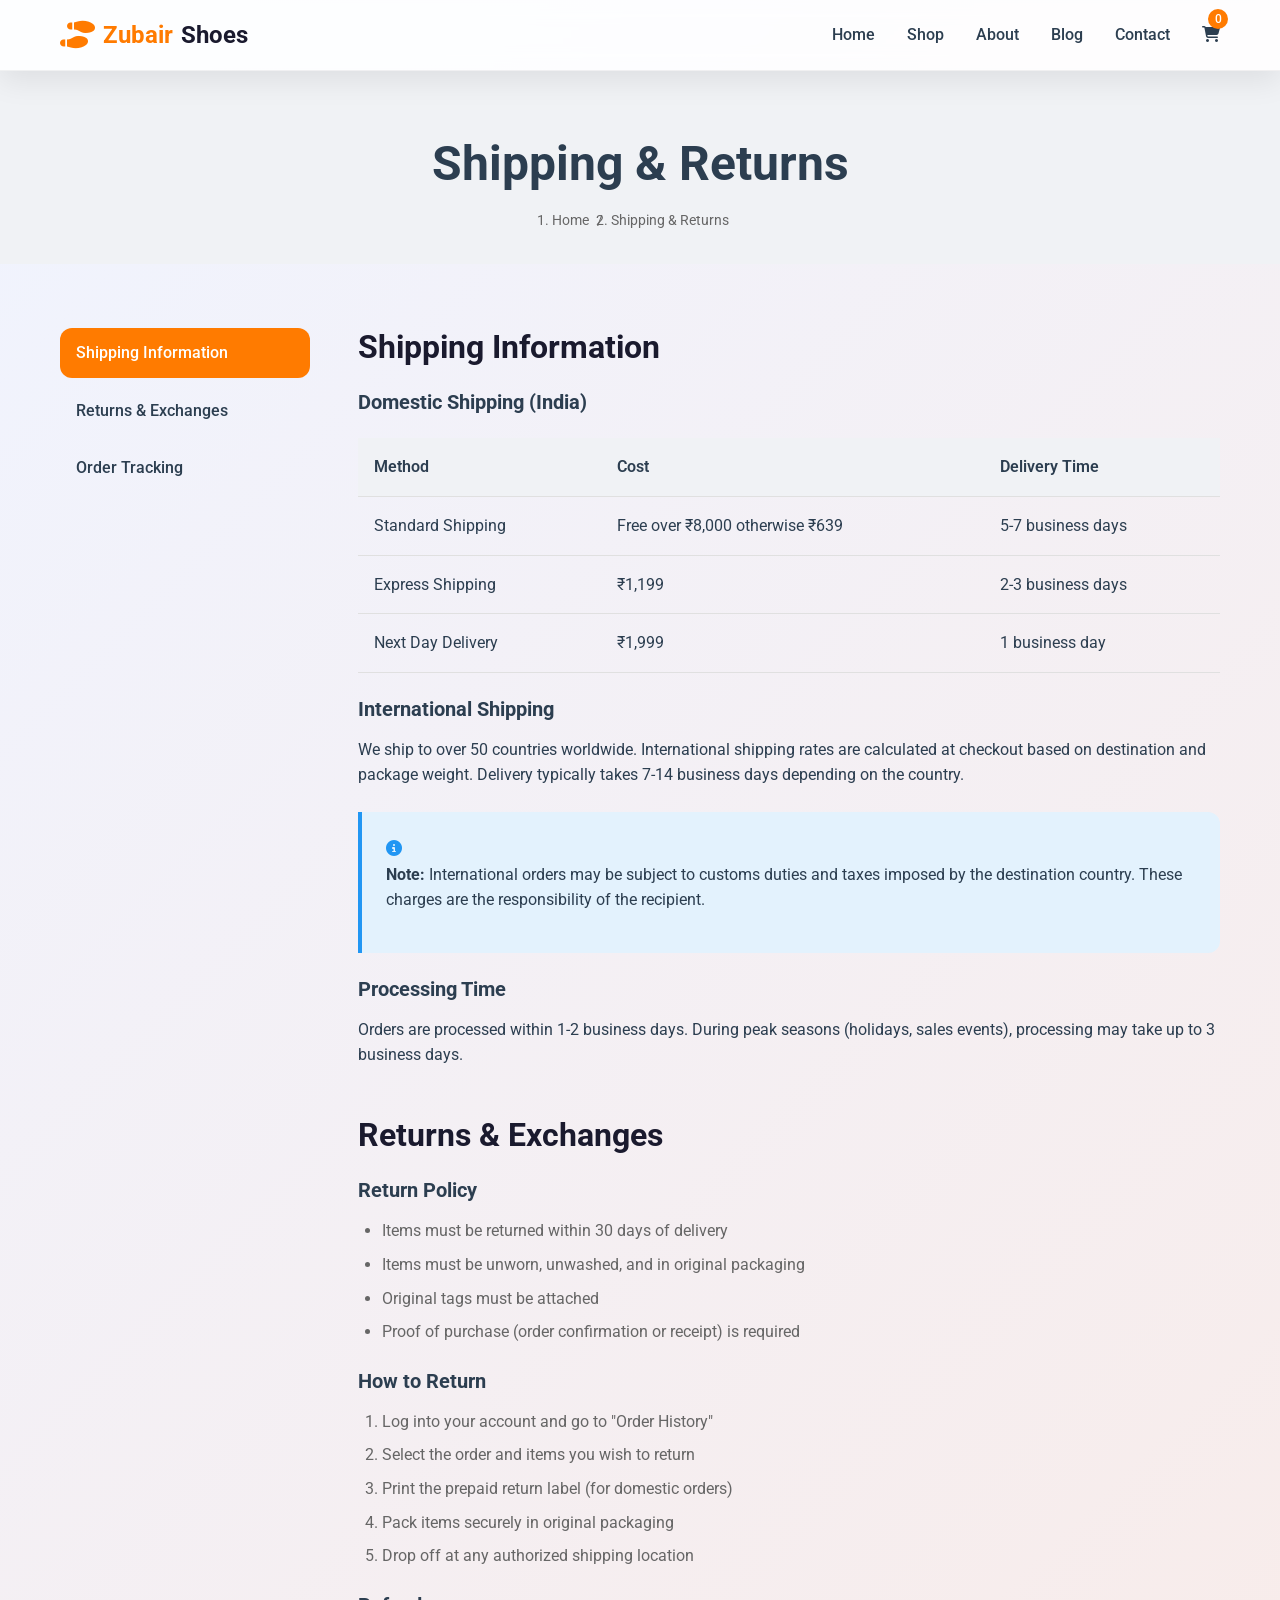
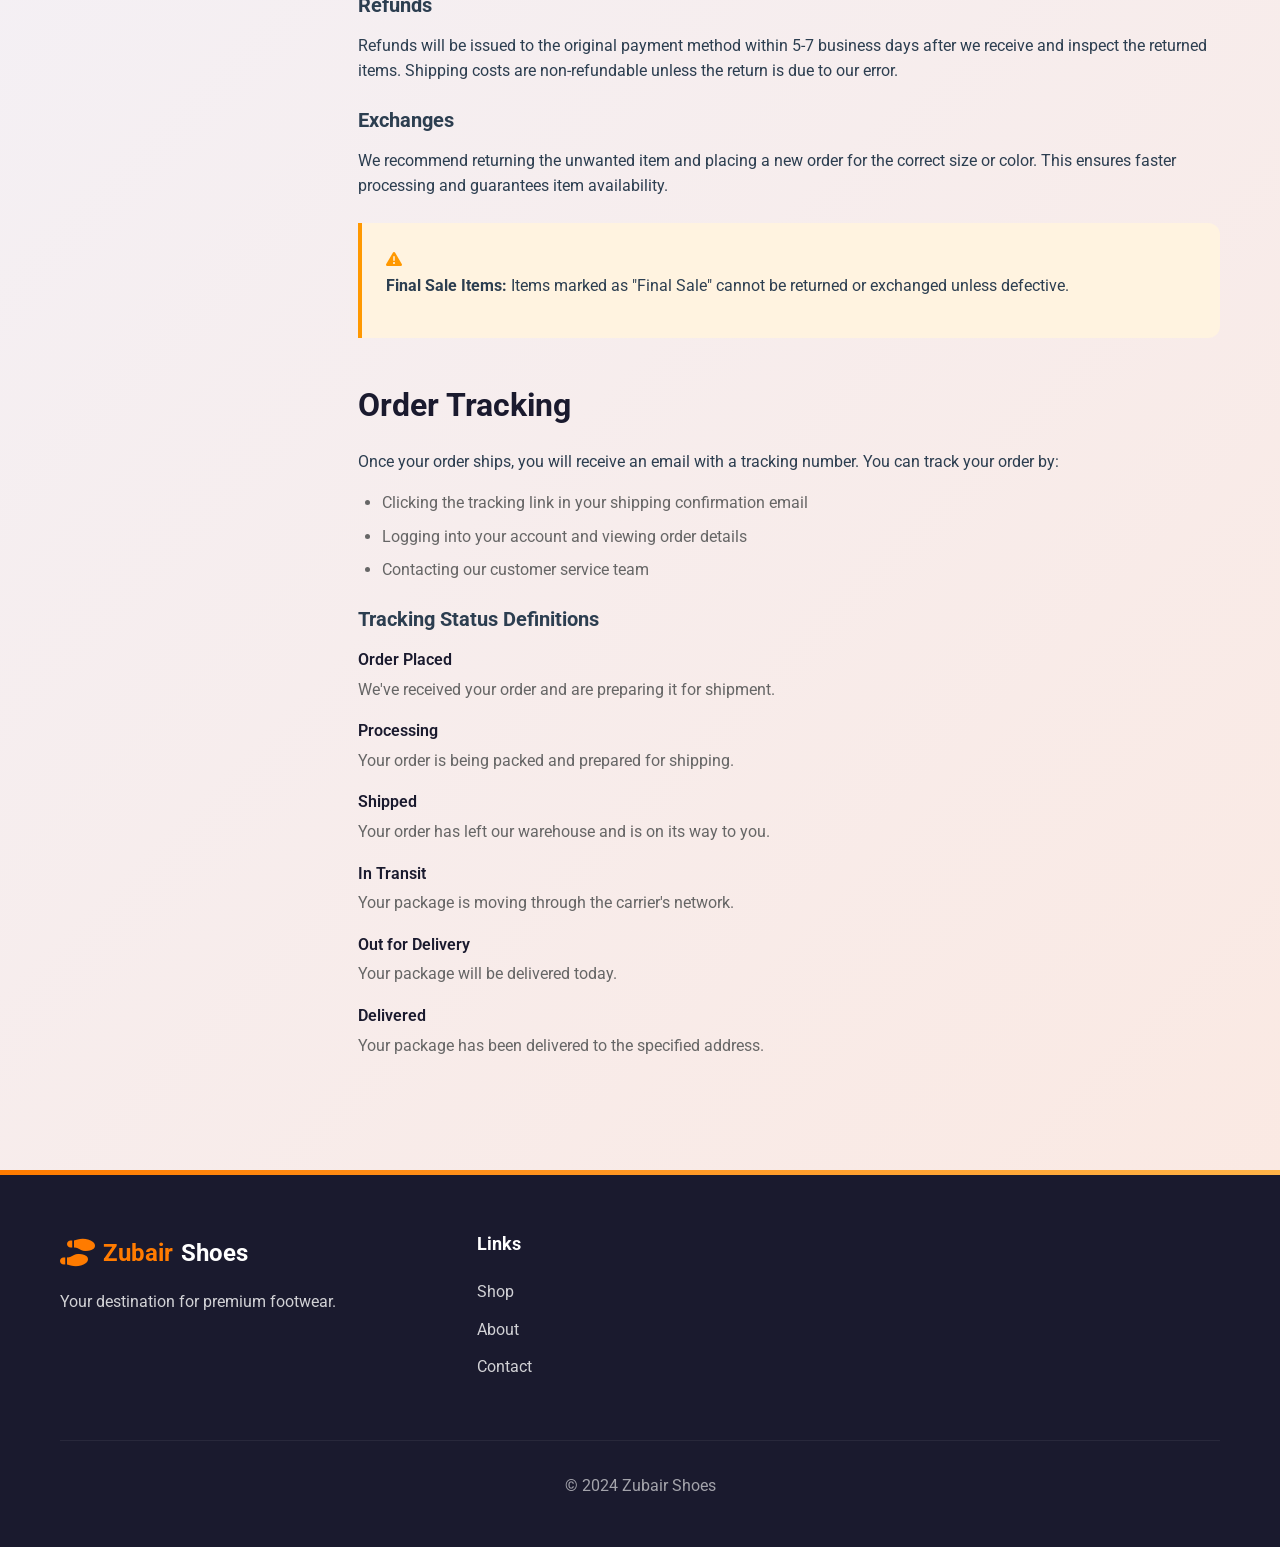
<file: shipping.html>
<!DOCTYPE html>
<html lang="en">
<head>
    <meta charset="UTF-8">
    <meta name="viewport" content="width=device-width, initial-scale=1.0">
    <meta name="description" content="Shipping and returns policy for Zubair Shoes.">
    <title>Shipping & Returns | Zubair Shoes</title>
    <link rel="preconnect" href="https://fonts.googleapis.com">
    <link rel="preconnect" href="https://fonts.gstatic.com" crossorigin>
    <link href="https://fonts.googleapis.com/css2?family=Roboto:wght@300;400;500;700;900&display=swap" rel="stylesheet">
    <link rel="stylesheet" href="https://cdnjs.cloudflare.com/ajax/libs/font-awesome/6.4.0/css/all.min.css">
    <link rel="stylesheet" href="css/style.css">
    <link href="https://unpkg.com/aos@2.3.1/dist/aos.css" rel="stylesheet">
</head>
<body>
    <!-- Navigation -->
    <nav class="navbar">
        <div class="nav-container">
            <a href="index.html" class="logo">
                <i class="fas fa-shoe-prints"></i>
                <span>Zubair</span> Shoes
            </a>
            <button class="mobile-toggle" aria-label="Toggle navigation">
                <span class="hamburger"></span>
            </button>
            <ul class="nav-menu">
                <li><a href="index.html" class="nav-link">Home</a></li>
                <li><a href="shop.html" class="nav-link">Shop</a></li>
                <li><a href="about.html" class="nav-link">About</a></li>
                <li><a href="blog.html" class="nav-link">Blog</a></li>
                <li><a href="contact.html" class="nav-link">Contact</a></li>
                <li>
                    <a href="cart.html" class="nav-link cart-icon">
                        <i class="fas fa-shopping-cart"></i>
                        <span class="cart-count" id="cartCount">0</span>
                    </a>
                </li>
            </ul>
        </div>
    </nav>

    <!-- Page Header -->
    <section class="page-header policy-header">
        <div class="container">
            <h1>Shipping & Returns</h1>
            <nav aria-label="Breadcrumb">
                <ol class="breadcrumb">
                    <li><a href="index.html">Home</a></li>
                    <li aria-current="page">Shipping & Returns</li>
                </ol>
            </nav>
        </div>
    </section>

    <!-- Policy Content -->
    <section class="policy-section">
        <div class="container">
            <div class="policy-content">
                <div class="policy-nav">
                    <a href="#shipping" class="policy-link active">Shipping Information</a>
                    <a href="#returns" class="policy-link">Returns & Exchanges</a>
                    <a href="#tracking" class="policy-link">Order Tracking</a>
                </div>

                <div class="policy-details">
                    <div id="shipping" class="policy-block">
                        <h2>Shipping Information</h2>
                        
                        <h3>Domestic Shipping (India)</h3>
                        <table class="policy-table">
                            <thead>
                                <tr>
                                    <th>Method</th>
                                    <th>Cost</th>
                                    <th>Delivery Time</th>
                                </tr>
                            </thead>
                            <tbody>
                                <tr>
                                    <td>Standard Shipping</td>
                                    <td>Free over ₹8,000 otherwise ₹639</td>
                                    <td>5-7 business days</td>
                                </tr>
                                <tr>
                                    <td>Express Shipping</td>
                                    <td>₹1,199</td>
                                    <td>2-3 business days</td>
                                </tr>
                                <tr>
                                    <td>Next Day Delivery</td>
                                    <td>₹1,999</td>
                                    <td>1 business day</td>
                                </tr>
                            </tbody>
                        </table>

                        <h3>International Shipping</h3>
                        <p>We ship to over 50 countries worldwide. International shipping rates are calculated at checkout based on destination and package weight. Delivery typically takes 7-14 business days depending on the country.</p>
                        
                        <div class="info-box">
                            <i class="fas fa-info-circle"></i>
                            <p><strong>Note:</strong> International orders may be subject to customs duties and taxes imposed by the destination country. These charges are the responsibility of the recipient.</p>
                        </div>

                        <h3>Processing Time</h3>
                        <p>Orders are processed within 1-2 business days. During peak seasons (holidays, sales events), processing may take up to 3 business days.</p>
                    </div>

                    <div id="returns" class="policy-block">
                        <h2>Returns & Exchanges</h2>
                        
                        <h3>Return Policy</h3>
                        <ul class="policy-list">
                            <li>Items must be returned within 30 days of delivery</li>
                            <li>Items must be unworn, unwashed, and in original packaging</li>
                            <li>Original tags must be attached</li>
                            <li>Proof of purchase (order confirmation or receipt) is required</li>
                        </ul>

                        <h3>How to Return</h3>
                        <ol class="policy-list numbered">
                            <li>Log into your account and go to "Order History"</li>
                            <li>Select the order and items you wish to return</li>
                            <li>Print the prepaid return label (for domestic orders)</li>
                            <li>Pack items securely in original packaging</li>
                            <li>Drop off at any authorized shipping location</li>
                        </ol>

                        <h3>Refunds</h3>
                        <p>Refunds will be issued to the original payment method within 5-7 business days after we receive and inspect the returned items. Shipping costs are non-refundable unless the return is due to our error.</p>

                        <h3>Exchanges</h3>
                        <p>We recommend returning the unwanted item and placing a new order for the correct size or color. This ensures faster processing and guarantees item availability.</p>

                        <div class="info-box warning">
                            <i class="fas fa-exclamation-triangle"></i>
                            <p><strong>Final Sale Items:</strong> Items marked as "Final Sale" cannot be returned or exchanged unless defective.</p>
                        </div>
                    </div>

                    <div id="tracking" class="policy-block">
                        <h2>Order Tracking</h2>
                        <p>Once your order ships, you will receive an email with a tracking number. You can track your order by:</p>
                        <ul class="policy-list">
                            <li>Clicking the tracking link in your shipping confirmation email</li>
                            <li>Logging into your account and viewing order details</li>
                            <li>Contacting our customer service team</li>
                        </ul>
                        
                        <h3>Tracking Status Definitions</h3>
                        <dl class="definition-list">
                            <dt>Order Placed</dt>
                            <dd>We've received your order and are preparing it for shipment.</dd>
                            
                            <dt>Processing</dt>
                            <dd>Your order is being packed and prepared for shipping.</dd>
                            
                            <dt>Shipped</dt>
                            <dd>Your order has left our warehouse and is on its way to you.</dd>
                            
                            <dt>In Transit</dt>
                            <dd>Your package is moving through the carrier's network.</dd>
                            
                            <dt>Out for Delivery</dt>
                            <dd>Your package will be delivered today.</dd>
                            
                            <dt>Delivered</dt>
                            <dd>Your package has been delivered to the specified address.</dd>
                        </dl>
                    </div>
                </div>
            </div>
        </div>
    </section>

    <!-- Footer -->
    <footer class="footer">
        <div class="container">
            <div class="footer-grid">
                <div class="footer-brand">
                    <a href="index.html" class="logo">
                        <i class="fas fa-shoe-prints"></i>
                        <span>Zubair</span> Shoes
                    </a>
                    <p>Your destination for premium footwear.</p>
                </div>
                <div class="footer-links">
                    <h4>Links</h4>
                    <ul>
                        <li><a href="shop.html">Shop</a></li>
                        <li><a href="about.html">About</a></li>
                        <li><a href="contact.html">Contact</a></li>
                    </ul>
                </div>
            </div>
            <div class="footer-bottom">
                <p>&copy; 2024 Zubair Shoes</p>
            </div>
        </div>
    </footer>

    <script src="js/script.js"></script>
<script src="https://unpkg.com/aos@2.3.1/dist/aos.js"></script>
<script>AOS.init({duration: 800, once: true});</script>
</body>
</html>
</file>
<file: css/style.css>
/* ==========================================
   STEPUP SHOES - COMPLETE STYLESHEET
   ========================================== */

/* CSS Variables for consistent theming */
:root {
    --primary-color: #FF7B00; /* Vibrant Indian Orange */        /* Red accent */
    --primary-dark: #cc6200;
    --secondary-color: #1a1a2e; /* Deep navy */       /* Black */
    --text-color: #2c3e50;
    --text-light: #666666;
    --bg-color: #fafbfc;
    --bg-light: #f0f2f5;
    --border-color: #e0e0e0;
    --success-color: #4caf50;
    --warning-color: #ff9800;
    --error-color: #f44336;
    
    --font-family: 'Roboto', sans-serif;
    --transition: all 0.3s ease;
    --shadow: 0 10px 30px rgba(0,0,0,0.08);
    --shadow-hover: 0 20px 40px rgba(255,123,0,0.15);
    --radius: 12px;
    --radius-lg: 20px;
    --max-width: 1200px;
}

/* Reset and Base Styles */
*, *::before, *::after {
    margin: 0;
    padding: 0;
    box-sizing: border-box;
}

html {
    scroll-behavior: smooth;
}

body {
    font-family: var(--font-family);
    color: var(--text-color);
    line-height: 1.6;
    background-color: var(--bg-color);
}

a {
    text-decoration: none;
    color: inherit;
    transition: var(--transition);
}

img {
    max-width: 100%;
    height: auto;
    display: block;
}

ul {
    list-style: none;
}

.container {
    max-width: var(--max-width);
    margin: 0 auto;
    padding: 0 20px;
}

/* Typography */
h1, h2, h3, h4, h5, h6 {
    font-weight: 700;
    line-height: 1.2;
    margin-bottom: 1rem;
}

h1 { font-size: 2.5rem; }
h2 { font-size: 2rem; }
h3 { font-size: 1.5rem; }
h4 { font-size: 1.25rem; }

p {
    margin-bottom: 1rem;
}

.section-title {
    text-align: center;
    margin-bottom: 3rem;
    position: relative;
    padding-bottom: 1rem;
}

.section-title::after {
    content: '';
    position: absolute;
    bottom: 0;
    left: 50%;
    transform: translateX(-50%);
    width: 60px;
    height: 3px;
    background-color: var(--primary-color);
}

/* Buttons */
.btn {
    display: inline-flex;
    align-items: center;
    justify-content: center;
    gap: 0.5rem;
    padding: 12px 24px;
    border: none;
    border-radius: var(--radius);
    font-family: inherit;
    font-size: 1rem;
    font-weight: 500;
    cursor: pointer;
    transition: var(--transition);
    text-transform: uppercase;
    letter-spacing: 0.5px;
}

.btn-primary {
    background: linear-gradient(135deg, var(--primary-color), #ff5100);
    color: white;
    box-shadow: 0 4px 15px rgba(255, 123, 0, 0.3);
}

.btn-primary:hover {
    background: linear-gradient(135deg, #ff5100, var(--primary-color));
    transform: translateY(-3px);
    box-shadow: 0 8px 25px rgba(255, 123, 0, 0.4);
}

.btn-secondary {
    background-color: var(--secondary-color);
    color: white;
}

.btn-secondary:hover {
    background-color: #000;
    transform: translateY(-2px);
}

.btn-outline {
    background-color: transparent;
    border: 2px solid var(--border-color);
    color: var(--text-color);
}

.btn-outline:hover {
    border-color: var(--primary-color);
    color: var(--primary-color);
}

.btn-large {
    padding: 16px 32px;
    font-size: 1.1rem;
}

.btn-full {
    width: 100%;
}

.btn-wishlist {
    width: 50px;
    height: 50px;
    border-radius: 50%;
    background-color: var(--bg-light);
    color: var(--text-light);
    font-size: 1.2rem;
}

.btn-wishlist:hover,
.btn-wishlist.active {
    background-color: var(--primary-color);
    color: white;
}

/* Navigation */
.navbar { position: sticky; top: 0; background-color: rgba(255, 255, 255, 0.85); backdrop-filter: blur(10px); box-shadow: var(--shadow); z-index: 1000; padding: 1rem 0; border-bottom: 1px solid rgba(0,0,0,0.05); }

.nav-container {
    max-width: var(--max-width);
    margin: 0 auto;
    padding: 0 20px;
    display: flex;
    justify-content: space-between;
    align-items: center;
}

.logo {
    display: flex;
    align-items: center;
    gap: 0.5rem;
    font-size: 1.5rem;
    font-weight: 700;
    color: var(--secondary-color);
}

.logo i {
    color: var(--primary-color);
    font-size: 1.75rem;
}

.logo span {
    color: var(--primary-color);
}

.nav-menu {
    display: flex;
    align-items: center;
    gap: 2rem;
}

.nav-link {
    font-weight: 500;
    color: var(--text-color);
    position: relative;
    padding: 0.5rem 0;
}

.nav-link::after {
    content: '';
    position: absolute;
    bottom: 0;
    left: 0;
    width: 0;
    height: 2px;
    background-color: var(--primary-color);
    transition: var(--transition);
}

.nav-link:hover::after,
.nav-link.active::after {
    width: 100%;
}

.cart-icon {
    position: relative;
}

.cart-count {
    position: absolute;
    top: -8px;
    right: -8px;
    background-color: var(--primary-color);
    color: white;
    font-size: 0.75rem;
    width: 20px;
    height: 20px;
    border-radius: 50%;
    display: flex;
    align-items: center;
    justify-content: center;
}

.mobile-toggle {
    display: none;
    background: none;
    border: none;
    cursor: pointer;
    padding: 0.5rem;
}

.hamburger {
    display: block;
    width: 25px;
    height: 3px;
    background-color: var(--secondary-color);
    position: relative;
    transition: var(--transition);
}

.hamburger::before,
.hamburger::after {
    content: '';
    position: absolute;
    width: 100%;
    height: 3px;
    background-color: var(--secondary-color);
    transition: var(--transition);
}

.hamburger::before { top: -8px; }
.hamburger::after { top: 8px; }

/* Hero Section */
.hero {
    display: grid;
    grid-template-columns: 1fr 1fr;
    gap: 4rem;
    align-items: center;
    min-height: 80vh;
    padding: 4rem 0;
    background: linear-gradient(135deg, #fff7f0 0%, #ffffff 100%); position: relative; overflow: hidden;
    overflow: hidden;
}

.hero-content {
    padding: 0 4rem;
}

.hero-title {
    font-size: 3.5rem;
    font-weight: 900;
    margin-bottom: 1.5rem;
    line-height: 1.1;
    color: var(--secondary-color);
}

.hero-subtitle {
    font-size: 1.25rem;
    color: var(--text-light);
    margin-bottom: 2rem;
    line-height: 1.8;
}

.hero-buttons {
    display: flex;
    gap: 1rem;
    flex-wrap: wrap;
}

.hero-image {
    position: relative;
    height: 100%;
    display: flex;
    align-items: center;
    justify-content: center;
}

.hero-image img {
    max-height: 600px;
    object-fit: contain;
    filter: drop-shadow(0 20px 40px rgba(0,0,0,0.2));
    animation: float 3s ease-in-out infinite;
}

@keyframes float {
    0%, 100% { transform: translateY(0); }
    50% { transform: translateY(-20px); }
}

/* Categories Section */
.categories {
    padding: 5rem 0;
    background-color: var(--bg-color);
}

.category-grid {
    display: grid;
    grid-template-columns: repeat(4, 1fr);
    gap: 2rem;
}

.category-card {
    position: relative;
    border-radius: var(--radius-lg);
    overflow: hidden;
    aspect-ratio: 3/4;
    cursor: pointer;
}

.category-image {
    width: 100%;
    height: 100%;
}

.category-image img {
    width: 100%;
    height: 100%;
    object-fit: cover;
    transition: transform 0.5s ease;
}

.category-card:hover .category-image img {
    transform: scale(1.1);
}

.category-overlay {
    position: absolute;
    bottom: 0;
    left: 0;
    right: 0;
    padding: 2rem;
    background: linear-gradient(transparent, rgba(0,0,0,0.8));
    color: white;
    transform: translateY(10px);
    transition: var(--transition);
}

.category-card:hover .category-overlay {
    transform: translateY(0);
}

.category-overlay h3 {
    font-size: 1.5rem;
    margin-bottom: 0.5rem;
}

.category-overlay span {
    display: flex;
    align-items: center;
    gap: 0.5rem;
    font-size: 0.9rem;
    opacity: 0;
    transition: var(--transition);
}

.category-card:hover .category-overlay span {
    opacity: 1;
}

/* Best Sellers Carousel */
.best-sellers {
    padding: 5rem 0;
    background-color: var(--bg-light);
}

.carousel-container {
    position: relative;
    overflow: hidden;
}

.carousel-track {
    display: flex;
    gap: 2rem;
    transition: transform 0.5s ease;
    padding: 1rem 0;
}

.carousel-btn {
    position: absolute;
    top: 50%;
    transform: translateY(-50%);
    background-color: white;
    border: none;
    width: 50px;
    height: 50px;
    border-radius: 50%;
    box-shadow: var(--shadow);
    cursor: pointer;
    z-index: 10;
    display: flex;
    align-items: center;
    justify-content: center;
    font-size: 1.2rem;
    transition: var(--transition);
}

.carousel-btn:hover {
    background-color: var(--primary-color);
    color: white;
}

.carousel-btn.prev { left: -25px; }
.carousel-btn.next { right: -25px; }

/* Product Card */
.product-card {
    background-color: white;
    border-radius: var(--radius-lg);
    overflow: hidden;
    box-shadow: var(--shadow);
    transition: var(--transition);
    flex: 0 0 calc(25% - 1.5rem);
    min-width: 250px;
}

.product-card:hover {
    transform: translateY(-5px);
    box-shadow: var(--shadow-hover);
}

.product-image {
    position: relative;
    aspect-ratio: 1;
    overflow: hidden;
    background-color: var(--bg-light);
}

.product-image img {
    width: 100%;
    height: 100%;
    object-fit: cover;
    transition: transform 0.5s ease;
}

.product-card:hover .product-image img {
    transform: scale(1.05);
}

.product-badge {
    position: absolute;
    top: 1rem;
    left: 1rem;
    background-color: var(--primary-color);
    color: white;
    padding: 0.25rem 0.75rem;
    border-radius: 20px;
    font-size: 0.75rem;
    font-weight: 600;
    text-transform: uppercase;
}

.wishlist-btn {
    position: absolute;
    top: 1rem;
    right: 1rem;
    width: 40px;
    height: 40px;
    border-radius: 50%;
    background-color: white;
    border: none;
    display: flex;
    align-items: center;
    justify-content: center;
    cursor: pointer;
    opacity: 0;
    transform: translateY(-10px);
    transition: var(--transition);
}

.product-card:hover .wishlist-btn {
    opacity: 1;
    transform: translateY(0);
}

.wishlist-btn:hover,
.wishlist-btn.active {
    background-color: var(--primary-color);
    color: white;
}

.quick-add {
    position: absolute;
    bottom: 0;
    left: 0;
    right: 0;
    background-color: var(--secondary-color);
    color: white;
    padding: 1rem;
    text-align: center;
    font-weight: 500;
    transform: translateY(100%);
    transition: var(--transition);
    cursor: pointer;
    border: none;
    font-family: inherit;
    font-size: 1rem;
}

.product-card:hover .quick-add {
    transform: translateY(0);
}

.product-info {
    padding: 1.5rem;
}

.product-brand {
    font-size: 0.875rem;
    color: var(--text-light);
    text-transform: uppercase;
    letter-spacing: 0.5px;
}

.product-title {
    font-size: 1.1rem;
    margin: 0.5rem 0;
    color: var(--secondary-color);
    white-space: nowrap;
    overflow: hidden;
    text-overflow: ellipsis;
}

.product-price {
    display: flex;
    align-items: center;
    gap: 0.75rem;
    font-weight: 700;
    font-size: 1.1rem;
}

.current-price {
    color: var(--primary-color);
}

.original-price {
    text-decoration: line-through;
    color: var(--text-light);
    font-size: 0.9rem;
    font-weight: 400;
}

.product-rating {
    display: flex;
    align-items: center;
    gap: 0.5rem;
    margin-top: 0.5rem;
    font-size: 0.875rem;
    color: var(--text-light);
}

.stars {
    color: #ffc107;
}

/* Features Section */
.features {
    padding: 5rem 0;
}

.features-grid {
    display: grid;
    grid-template-columns: repeat(4, 1fr);
    gap: 2rem;
}

.feature-card {
    text-align: center;
    padding: 2rem;
    border-radius: var(--radius-lg);
    transition: var(--transition);
}

.feature-card:hover {
    background-color: var(--bg-light);
    transform: translateY(-5px);
}

.feature-card i {
    font-size: 3rem;
    color: var(--primary-color);
    margin-bottom: 1rem;
}

.feature-card h3 {
    font-size: 1.25rem;
    margin-bottom: 0.5rem;
}

.feature-card p {
    color: var(--text-light);
    font-size: 0.95rem;
}

/* Testimonials */
.testimonials {
    padding: 5rem 0;
    background-color: var(--bg-light);
}

.testimonial-slider {
    position: relative;
    max-width: 800px;
    margin: 0 auto;
    overflow: hidden;
}

.testimonial-slide {
    display: none;
    animation: fadeIn 0.5s ease;
}

.testimonial-slide.active {
    display: block;
}

@keyframes fadeIn {
    from { opacity: 0; transform: translateX(20px); }
    to { opacity: 1; transform: translateX(0); }
}

.testimonial-content {
    background-color: white;
    padding: 3rem;
    border-radius: var(--radius-lg);
    box-shadow: var(--shadow);
    text-align: center;
}

.testimonial-content .stars {
    margin-bottom: 1.5rem;
    font-size: 1.25rem;
}

.testimonial-content p {
    font-size: 1.25rem;
    font-style: italic;
    color: var(--text-color);
    margin-bottom: 2rem;
    line-height: 1.8;
}

.testimonial-author {
    display: flex;
    align-items: center;
    justify-content: center;
    gap: 1rem;
}

.testimonial-author img {
    width: 60px;
    height: 60px;
    border-radius: 50%;
    object-fit: cover;
}

.testimonial-author h4 {
    margin: 0;
    font-size: 1.1rem;
}

.testimonial-author span {
    color: var(--text-light);
    font-size: 0.875rem;
}

.testimonial-dots {
    display: flex;
    justify-content: center;
    gap: 0.5rem;
    margin-top: 2rem;
}

.dot {
    width: 12px;
    height: 12px;
    border-radius: 50%;
    background-color: var(--border-color);
    cursor: pointer;
    transition: var(--transition);
}

.dot.active {
    background-color: var(--primary-color);
}

/* Newsletter */
.newsletter {
    padding: 5rem 0;
    background-color: var(--secondary-color);
    color: white;
}

.newsletter-content {
    max-width: 600px;
    margin: 0 auto;
    text-align: center;
}

.newsletter h2 {
    font-size: 2.5rem;
    margin-bottom: 1rem;
}

.newsletter p {
    margin-bottom: 2rem;
    opacity: 0.9;
}

.newsletter-form .form-group {
    display: flex;
    gap: 1rem;
}

.newsletter-form input {
    flex: 1;
    padding: 1rem 1.5rem;
    border: none;
    border-radius: var(--radius);
    font-size: 1rem;
    font-family: inherit;
}

.newsletter-form input:focus {
    outline: 2px solid var(--primary-color);
}

.error-message {
    color: var(--error-color);
    font-size: 0.875rem;
    margin-top: 0.5rem;
    display: block;
}

/* Footer */
.footer {
    background-color: #1a1a1a;
    color: white;
    padding: 4rem 0 2rem;
}

.footer-grid {
    display: grid;
    grid-template-columns: 2fr 1fr 1fr 1.5fr;
    gap: 3rem;
    margin-bottom: 3rem;
}

.footer-brand .logo {
    color: white;
    margin-bottom: 1rem;
}

.footer-brand p {
    opacity: 0.8;
    margin-bottom: 1.5rem;
}

.social-links {
    display: flex;
    gap: 1rem;
}

.social-links a {
    width: 40px;
    height: 40px;
    border-radius: 50%;
    background-color: rgba(255,255,255,0.1);
    display: flex;
    align-items: center;
    justify-content: center;
    transition: var(--transition);
}

.social-links a:hover {
    background-color: var(--primary-color);
    transform: translateY(-3px);
}

.footer-links h4,
.footer-contact h4 {
    margin-bottom: 1.5rem;
    font-size: 1.1rem;
}

.footer-links ul li {
    margin-bottom: 0.75rem;
}

.footer-links a {
    opacity: 0.8;
    transition: var(--transition);
}

.footer-links a:hover {
    opacity: 1;
    color: var(--primary-color);
    padding-left: 5px;
}

.footer-contact p {
    display: flex;
    align-items: center;
    gap: 0.75rem;
    margin-bottom: 1rem;
    opacity: 0.8;
}

.footer-contact i {
    color: var(--primary-color);
    width: 20px;
}

.footer-bottom {
    border-top: 1px solid rgba(255,255,255,0.1);
    padding-top: 2rem;
    text-align: center;
    opacity: 0.6;
}

/* Page Header */
.page-header {
    background-color: var(--bg-light);
    padding: 4rem 0 2rem;
    text-align: center;
}

.page-header h1 {
    font-size: 3rem;
    margin-bottom: 1rem;
}

.breadcrumb {
    display: flex;
    justify-content: center;
    gap: 0.5rem;
    font-size: 0.9rem;
    color: var(--text-light);
}

.breadcrumb a:hover {
    color: var(--primary-color);
}

.breadcrumb li:not(:last-child)::after {
    content: '/';
    margin-left: 0.5rem;
    color: var(--text-light);
}

/* Shop Page */
.shop-section {
    padding: 3rem 0;
}

.shop-layout {
    display: grid;
    grid-template-columns: 280px 1fr;
    gap: 3rem;
}

.filters-sidebar {
    background-color: white;
    padding: 1.5rem;
    border-radius: var(--radius-lg);
    box-shadow: var(--shadow);
    height: fit-content;
    position: sticky;
    top: 100px;
}

.filters-header {
    display: flex;
    justify-content: space-between;
    align-items: center;
    margin-bottom: 1.5rem;
}

.close-filters {
    display: none;
    background: none;
    border: none;
    font-size: 1.25rem;
    cursor: pointer;
}

.filter-group {
    margin-bottom: 2rem;
    padding-bottom: 2rem;
    border-bottom: 1px solid var(--border-color);
}

.filter-group:last-child {
    border-bottom: none;
}

.filter-group h4 {
    margin-bottom: 1rem;
    font-size: 1rem;
}

.filter-options {
    display: flex;
    flex-direction: column;
    gap: 0.75rem;
}

.checkbox-label {
    display: flex;
    align-items: center;
    gap: 0.75rem;
    cursor: pointer;
    font-size: 0.9rem;
}

.checkbox-label input {
    display: none;
}

.checkmark {
    width: 18px;
    height: 18px;
    border: 2px solid var(--border-color);
    border-radius: 3px;
    display: flex;
    align-items: center;
    justify-content: center;
    transition: var(--transition);
}

.checkbox-label input:checked + .checkmark {
    background-color: var(--primary-color);
    border-color: var(--primary-color);
}

.checkbox-label input:checked + .checkmark::after {
    content: '✓';
    color: white;
    font-size: 0.75rem;
}

.size-options,
.color-options {
    display: flex;
    flex-wrap: wrap;
    gap: 0.5rem;
}

.size-btn,
.color-btn {
    width: 40px;
    height: 40px;
    border: 2px solid var(--border-color);
    background-color: white;
    border-radius: var(--radius);
    cursor: pointer;
    transition: var(--transition);
    font-size: 0.875rem;
}

.size-btn:hover,
.size-btn.active {
    border-color: var(--primary-color);
    background-color: var(--primary-color);
    color: white;
}

.color-btn {
    border-radius: 50%;
    border-width: 3px;
}

.color-btn:hover,
.color-btn.active {
    transform: scale(1.2);
    border-color: var(--secondary-color);
}

.price-range input[type="range"] {
    width: 100%;
    margin-bottom: 0.5rem;
}

.price-labels {
    display: flex;
    justify-content: space-between;
    font-size: 0.875rem;
    color: var(--text-light);
}

/* Shop Toolbar */
.shop-toolbar {
    display: flex;
    justify-content: space-between;
    align-items: center;
    margin-bottom: 2rem;
    flex-wrap: wrap;
    gap: 1rem;
}

.btn-filter-toggle {
    display: none;
    align-items: center;
    gap: 0.5rem;
    padding: 0.5rem 1rem;
    background-color: white;
    border: 1px solid var(--border-color);
    border-radius: var(--radius);
    cursor: pointer;
}

.results-count {
    color: var(--text-light);
    font-size: 0.9rem;
}

.sort-options {
    display: flex;
    align-items: center;
    gap: 0.5rem;
}

.sort-options select {
    padding: 0.5rem 1rem;
    border: 1px solid var(--border-color);
    border-radius: var(--radius);
    background-color: white;
    font-family: inherit;
    cursor: pointer;
}

.active-filters {
    display: flex;
    flex-wrap: wrap;
    gap: 0.5rem;
    margin-bottom: 1.5rem;
}

.filter-tag {
    display: flex;
    align-items: center;
    gap: 0.5rem;
    padding: 0.25rem 0.75rem;
    background-color: var(--bg-light);
    border-radius: 20px;
    font-size: 0.875rem;
}

.filter-tag button {
    background: none;
    border: none;
    cursor: pointer;
    color: var(--text-light);
}

/* MOBILE CAROUSEL FIX */

.carousel-track{
    display:flex;
    gap:20px;
    transition:transform .4s ease;
}

.product-card{
    flex:0 0 260px;
    min-width:260px;
}

@media (max-width:768px){

.carousel-track{
    gap:16px;
}

.product-card{
    flex:0 0 220px;
    min-width:220px;
}

}

/* Products Grid */
.products-grid {
    display: grid;
    grid-template-columns: repeat(3, 1fr);
    gap: 2rem;
}

/* Pagination */
.pagination {
    display: flex;
    justify-content: center;
    gap: 0.5rem;
    margin-top: 3rem;
}

.page-btn {
    width: 40px;
    height: 40px;
    border: 1px solid var(--border-color);
    background-color: white;
    border-radius: var(--radius);
    cursor: pointer;
    transition: var(--transition);
    display: flex;
    align-items: center;
    justify-content: center;
}

.page-btn:hover,
.page-btn.active {
    background-color: var(--primary-color);
    border-color: var(--primary-color);
    color: white;
}

/* Product Detail Page */
.product-detail-section {
    padding: 2rem 0 5rem;
}

.breadcrumb-nav {
    margin-bottom: 2rem;
}

.product-detail-grid {
    display: grid;
    grid-template-columns: 1fr 1fr;
    gap: 4rem;
    margin-bottom: 4rem;
}

.product-images {
    display: flex;
    flex-direction: column;
    gap: 1rem;
}

.main-image {
    position: relative;
    background-color: var(--bg-light);
    border-radius: var(--radius-lg);
    overflow: hidden;
    aspect-ratio: 1;
}

.main-image img {
    width: 100%;
    height: 100%;
    object-fit: cover;
}

.zoom-btn {
    position: absolute;
    bottom: 1rem;
    right: 1rem;
    width: 50px;
    height: 50px;
    border-radius: 50%;
    background-color: white;
    border: none;
    box-shadow: var(--shadow);
    cursor: pointer;
    display: flex;
    align-items: center;
    justify-content: center;
    font-size: 1.25rem;
    transition: var(--transition);
}

.zoom-btn:hover {
    background-color: var(--primary-color);
    color: white;
}

.thumbnail-list {
    display: flex;
    gap: 1rem;
}

.thumbnail {
    width: 80px;
    height: 80px;
    border-radius: var(--radius);
    overflow: hidden;
    cursor: pointer;
    border: 2px solid transparent;
    transition: var(--transition);
}

.thumbnail.active,
.thumbnail:hover {
    border-color: var(--primary-color);
}

.thumbnail img {
    width: 100%;
    height: 100%;
    object-fit: cover;
}

.product-header {
    margin-bottom: 2rem;
}

.product-brand {
    display: inline-block;
    text-transform: uppercase;
    letter-spacing: 1px;
    font-size: 0.875rem;
    color: var(--text-light);
    margin-bottom: 0.5rem;
}

.product-title {
    font-size: 2.5rem;
    margin-bottom: 1rem;
}

.product-rating {
    display: flex;
    align-items: center;
    gap: 1rem;
    margin-bottom: 1rem;
}

.review-count {
    color: var(--text-light);
    text-decoration: underline;
    cursor: pointer;
}

.product-price {
    font-size: 2rem;
    font-weight: 700;
    color: var(--primary-color);
}

.product-description {
    color: var(--text-light);
    line-height: 1.8;
    margin-bottom: 2rem;
}

.product-options {
    margin-bottom: 2rem;
}

.option-group {
    margin-bottom: 1.5rem;
}

.option-group label {
    display: block;
    font-weight: 500;
    margin-bottom: 0.75rem;
}

.color-selector {
    display: flex;
    gap: 0.75rem;
}

.color-option {
    width: 40px;
    height: 40px;
    border-radius: 50%;
    cursor: pointer;
    border: 3px solid transparent;
    box-shadow: 0 0 0 1px var(--border-color);
    transition: var(--transition);
    position: relative;
}

.color-option.active,
.color-option:hover {
    box-shadow: 0 0 0 2px var(--primary-color);
}

.color-option.active::after {
    content: '✓';
    position: absolute;
    top: 50%;
    left: 50%;
    transform: translate(-50%, -50%);
    color: white;
    font-size: 0.875rem;
    text-shadow: 0 1px 2px rgba(0,0,0,0.3);
}

.size-select {
    width: 100%;
    padding: 0.75rem;
    border: 1px solid var(--border-color);
    border-radius: var(--radius);
    font-family: inherit;
    font-size: 1rem;
    margin-bottom: 0.5rem;
}

.size-guide-link {
    font-size: 0.875rem;
    color: var(--primary-color);
    text-decoration: underline;
}

.quantity-selector {
    display: flex;
    align-items: center;
    gap: 0;
    width: fit-content;
    border: 1px solid var(--border-color);
    border-radius: var(--radius);
    overflow: hidden;
}

.qty-btn {
    width: 40px;
    height: 40px;
    background-color: var(--bg-light);
    border: none;
    cursor: pointer;
    font-size: 1.25rem;
    transition: var(--transition);
}

.qty-btn:hover {
    background-color: var(--border-color);
}

.quantity-selector input {
    width: 60px;
    height: 40px;
    border: none;
    text-align: center;
    font-size: 1rem;
    font-family: inherit;
    -moz-appearance: textfield;
}

.quantity-selector input::-webkit-outer-spin-button,
.quantity-selector input::-webkit-inner-spin-button {
    -webkit-appearance: none;
    margin: 0;
}

.product-actions {
    display: flex;
    gap: 1rem;
    margin-bottom: 2rem;
}

.product-meta {
    display: flex;
    flex-direction: column;
    gap: 1rem;
    padding-top: 2rem;
    border-top: 1px solid var(--border-color);
}

.meta-item {
    display: flex;
    align-items: center;
    gap: 0.75rem;
    color: var(--text-light);
    font-size: 0.9rem;
}

.meta-item i {
    color: var(--success-color);
}

/* Product Tabs */
.product-tabs {
    margin-bottom: 4rem;
}

.tab-buttons {
    display: flex;
    gap: 2rem;
    border-bottom: 2px solid var(--border-color);
    margin-bottom: 2rem;
}

.tab-btn {
    padding: 1rem 0;
    background: none;
    border: none;
    font-family: inherit;
    font-size: 1rem;
    font-weight: 500;
    cursor: pointer;
    position: relative;
    color: var(--text-light);
    transition: var(--transition);
}

.tab-btn.active,
.tab-btn:hover {
    color: var(--secondary-color);
}

.tab-btn.active::after {
    content: '';
    position: absolute;
    bottom: -2px;
    left: 0;
    right: 0;
    height: 2px;
    background-color: var(--primary-color);
}

.tab-panel {
    display: none;
    animation: fadeIn 0.3s ease;
}

.tab-panel.active {
    display: block;
}

.specs-table {
    width: 100%;
    border-collapse: collapse;
}

.specs-table td {
    padding: 1rem;
    border-bottom: 1px solid var(--border-color);
}

.specs-table td:first-child {
    font-weight: 500;
    width: 30%;
    color: var(--text-light);
}

.reviews-list {
    display: flex;
    flex-direction: column;
    gap: 2rem;
}

.review-item {
    padding-bottom: 2rem;
    border-bottom: 1px solid var(--border-color);
}

.review-header {
    display: flex;
    justify-content: space-between;
    margin-bottom: 1rem;
}

.review-author {
    display: flex;
    align-items: center;
    gap: 1rem;
}

.review-author img {
    width: 50px;
    height: 50px;
    border-radius: 50%;
    object-fit: cover;
}

.review-author h4 {
    margin: 0;
    font-size: 1rem;
}

.review-date {
    font-size: 0.875rem;
    color: var(--text-light);
}

.review-content p {
    color: var(--text-light);
    line-height: 1.8;
}

/* Related Products */
.related-products h2 {
    margin-bottom: 2rem;
}

/* Zoom Modal */
.zoom-modal {
    display: none;
    position: fixed;
    top: 0;
    left: 0;
    right: 0;
    bottom: 0;
    background-color: rgba(0,0,0,0.9);
    z-index: 2000;
    align-items: center;
    justify-content: center;
    padding: 2rem;
}

.zoom-modal.active {
    display: flex;
}

.zoom-modal img {
    max-width: 90%;
    max-height: 90%;
    object-fit: contain;
}

.close-modal {
    position: absolute;
    top: 2rem;
    right: 2rem;
    background: none;
    border: none;
    color: white;
    font-size: 2rem;
    cursor: pointer;
    z-index: 2001;
}

/* About Page */
.about-header {
    background: linear-gradient(rgba(0,0,0,0.5), rgba(0,0,0,0.5)), url('https://images.unsplash.com/photo-1441986300917-64674bd600d8?w=1200&auto=format&fit=crop');
    background-size: cover;
    background-position: center;
    color: white;
}

.story-section {
    padding: 5rem 0;
}

.story-grid {
    display: grid;
    grid-template-columns: 1fr 1fr;
    gap: 4rem;
    align-items: center;
}

.story-image {
    border-radius: var(--radius-lg);
    overflow: hidden;
    box-shadow: var(--shadow-hover);
}

.story-image img {
    width: 100%;
    height: 100%;
    object-fit: cover;
}

.story-content h2 {
    font-size: 2.5rem;
    margin-bottom: 1.5rem;
}

.story-content p {
    color: var(--text-light);
    line-height: 1.8;
    margin-bottom: 1.5rem;
}

.stats-grid {
    display: grid;
    grid-template-columns: repeat(3, 1fr);
    gap: 2rem;
    margin-top: 3rem;
}

.stat-item {
    text-align: center;
}

.stat-number {
    display: block;
    font-size: 2.5rem;
    font-weight: 900;
    color: var(--primary-color);
    margin-bottom: 0.5rem;
}

.stat-label {
    color: var(--text-light);
    font-size: 0.9rem;
}

.mission-section {
    padding: 5rem 0;
    background-color: var(--bg-light);
}

.mission-content {
    text-align: center;
    max-width: 800px;
    margin: 0 auto;
}

.mission-statement {
    font-size: 1.5rem;
    font-style: italic;
    color: var(--text-light);
    margin-bottom: 3rem;
    line-height: 1.8;
}

.values-grid {
    display: grid;
    grid-template-columns: repeat(4, 1fr);
    gap: 2rem;
    text-align: left;
}

.value-card {
    background-color: white;
    padding: 2rem;
    border-radius: var(--radius-lg);
    box-shadow: var(--shadow);
    transition: var(--transition);
}

.value-card:hover {
    transform: translateY(-5px);
    box-shadow: var(--shadow-hover);
}

.value-card i {
    font-size: 2.5rem;
    color: var(--primary-color);
    margin-bottom: 1rem;
}

.value-card h3 {
    font-size: 1.25rem;
    margin-bottom: 0.5rem;
}

.value-card p {
    color: var(--text-light);
    font-size: 0.9rem;
    margin: 0;
}

.team-section {
    padding: 5rem 0;
}

.team-grid {
    display: grid;
    grid-template-columns: repeat(4, 1fr);
    gap: 2rem;
}

.team-card {
    background-color: white;
    border-radius: var(--radius-lg);
    overflow: hidden;
    box-shadow: var(--shadow);
    transition: var(--transition);
}

.team-card:hover {
    transform: translateY(-5px);
    box-shadow: var(--shadow-hover);
}

.team-image {
    aspect-ratio: 1;
    overflow: hidden;
}

.team-image img {
    width: 100%;
    height: 100%;
    object-fit: cover;
    transition: transform 0.5s ease;
}

.team-card:hover .team-image img {
    transform: scale(1.1);
}

.team-info {
    padding: 1.5rem;
    text-align: center;
}

.team-info h3 {
    margin-bottom: 0.25rem;
    font-size: 1.1rem;
}

.team-role {
    display: block;
    color: var(--primary-color);
    font-size: 0.875rem;
    font-weight: 500;
    margin-bottom: 0.5rem;
}

.team-info p {
    color: var(--text-light);
    font-size: 0.9rem;
    margin-bottom: 1rem;
}

.team-social {
    display: flex;
    justify-content: center;
    gap: 1rem;
}

.team-social a {
    width: 35px;
    height: 35px;
    border-radius: 50%;
    background-color: var(--bg-light);
    display: flex;
    align-items: center;
    justify-content: center;
    transition: var(--transition);
}

.team-social a:hover {
    background-color: var(--primary-color);
    color: white;
}

.why-us-section {
    padding: 5rem 0;
    background-color: var(--bg-light);
}

.why-us-grid {
    display: grid;
    grid-template-columns: repeat(3, 1fr);
    gap: 2rem;
}

.why-us-item {
    display: flex;
    flex-direction: column;
    align-items: center;
    text-align: center;
    padding: 2rem;
}

.why-us-item i {
    font-size: 3rem;
    color: var(--primary-color);
    margin-bottom: 1rem;
}

.why-us-item h3 {
    margin-bottom: 0.5rem;
}

.why-us-item p {
    color: var(--text-light);
    margin: 0;
}

/* Blog Page */
.blog-header {
    background: linear-gradient(rgba(0,0,0,0.6), rgba(0,0,0,0.6)), url('https://images.unsplash.com/photo-1490481651871-ab68de25d43d?w=1200&auto=format&fit=crop');
    background-size: cover;
    background-position: center;
    color: white;
}

.blog-section {
    padding: 4rem 0;
}

.blog-grid {
    display: grid;
    grid-template-columns: repeat(3, 1fr);
    gap: 2rem;
}

.blog-card {
    background-color: white;
    border-radius: var(--radius-lg);
    overflow: hidden;
    box-shadow: var(--shadow);
    transition: var(--transition);
}

.blog-card:hover {
    transform: translateY(-5px);
    box-shadow: var(--shadow-hover);
}

.blog-card.featured {
    grid-column: span 2;
    display: grid;
    grid-template-columns: 1fr 1fr;
}

.blog-image {
    position: relative;
    aspect-ratio: 16/10;
    overflow: hidden;
}

.blog-card.featured .blog-image {
    aspect-ratio: auto;
    height: 100%;
}

.blog-image img {
    width: 100%;
    height: 100%;
    object-fit: cover;
    transition: transform 0.5s ease;
}

.blog-card:hover .blog-image img {
    transform: scale(1.05);
}

.blog-category {
    position: absolute;
    top: 1rem;
    left: 1rem;
    background-color: var(--primary-color);
    color: white;
    padding: 0.25rem 0.75rem;
    border-radius: 20px;
    font-size: 0.75rem;
    font-weight: 600;
    text-transform: uppercase;
}

.blog-content {
    padding: 1.5rem;
}

.blog-meta {
    display: flex;
    gap: 1rem;
    margin-bottom: 1rem;
    font-size: 0.875rem;
    color: var(--text-light);
}

.blog-meta i {
    margin-right: 0.25rem;
}

.blog-content h2,
.blog-content h3 {
    margin-bottom: 1rem;
    line-height: 1.3;
}

.blog-content p {
    color: var(--text-light);
    margin-bottom: 1.5rem;
    line-height: 1.6;
}

.read-more {
    display: inline-flex;
    align-items: center;
    gap: 0.5rem;
    color: var(--primary-color);
    font-weight: 500;
    transition: var(--transition);
}

.read-more:hover {
    gap: 1rem;
}

.blog-pagination {
    margin-top: 3rem;
}

/* Contact Page */
.contact-header {
    background: linear-gradient(rgba(0,0,0,0.5), rgba(0,0,0,0.5)), url('https://images.unsplash.com/photo-1423666639041-f56000c27a9a?w=1200&auto=format&fit=crop');
    background-size: cover;
    background-position: center;
    color: white;
}

.contact-section {
    padding: 4rem 0;
}

.contact-grid {
    display: grid;
    grid-template-columns: 1fr 1.5fr;
    gap: 4rem;
}

.contact-info-panel h2 {
    margin-bottom: 1rem;
}

.contact-info-panel > p {
    color: var(--text-light);
    margin-bottom: 2rem;
}

.contact-details {
    margin-bottom: 2rem;
}

.contact-item {
    display: flex;
    gap: 1rem;
    margin-bottom: 1.5rem;
}

.contact-item i {
    font-size: 1.5rem;
    color: var(--primary-color);
    width: 30px;
}

.contact-item h4 {
    margin-bottom: 0.25rem;
    font-size: 1.1rem;
}

.contact-item p {
    color: var(--text-light);
    margin: 0;
    font-size: 0.9rem;
}

.social-connect h4 {
    margin-bottom: 1rem;
}

.social-links.large a {
    width: 45px;
    height: 45px;
    font-size: 1.25rem;
}

.contact-form-panel {
    background-color: white;
    padding: 2.5rem;
    border-radius: var(--radius-lg);
    box-shadow: var(--shadow);
}

.form-row {
    display: grid;
    grid-template-columns: 1fr 1fr;
    gap: 1.5rem;
}

.form-group {
    margin-bottom: 1.5rem;
}

.form-group label {
    display: block;
    margin-bottom: 0.5rem;
    font-weight: 500;
    font-size: 0.9rem;
}

.form-group input,
.form-group select,
.form-group textarea {
    width: 100%;
    padding: 0.75rem 1rem;
    border: 1px solid var(--border-color);
    border-radius: var(--radius);
    font-family: inherit;
    font-size: 1rem;
    transition: var(--transition);
}

.form-group input:focus,
.form-group select:focus,
.form-group textarea:focus {
    outline: none;
    border-color: var(--primary-color);
}

.form-group textarea {
    resize: vertical;
    min-height: 120px;
}

.form-group .error-message {
    color: var(--error-color);
    font-size: 0.875rem;
    margin-top: 0.25rem;
    display: none;
}

.form-group.error input,
.form-group.error select,
.form-group.error textarea {
    border-color: var(--error-color);
}

.form-group.error .error-message {
    display: block;
}

.map-section {
    line-height: 0;
}

.faq-teaser {
    padding: 3rem 0;
    text-align: center;
    background-color: var(--bg-light);
}

.faq-teaser a {
    color: var(--primary-color);
    text-decoration: underline;
}

/* Cart Page */
.cart-header {
    background-color: var(--bg-light);
}

.cart-section {
    padding: 3rem 0;
}

.cart-layout {
    display: grid;
    grid-template-columns: 2fr 1fr;
    gap: 3rem;
}

.cart-items-panel {
    background-color: white;
    border-radius: var(--radius-lg);
    box-shadow: var(--shadow);
    overflow: hidden;
}

.cart-header-row {
    display: grid;
    grid-template-columns: 2fr 1fr 1fr 1fr 50px;
    padding: 1rem 1.5rem;
    background-color: var(--bg-light);
    font-weight: 600;
    font-size: 0.9rem;
}

.cart-item {
    display: grid;
    grid-template-columns: 2fr 1fr 1fr 1fr 50px;
    padding: 1.5rem;
    align-items: center;
    border-bottom: 1px solid var(--border-color);
}

.cart-item:last-child {
    border-bottom: none;
}

.cart-product {
    display: flex;
    gap: 1rem;
}

.cart-product-image {
    width: 80px;
    height: 80px;
    border-radius: var(--radius);
    overflow: hidden;
    background-color: var(--bg-light);
}

.cart-product-image img {
    width: 100%;
    height: 100%;
    object-fit: cover;
}

.cart-product-info h4 {
    font-size: 1rem;
    margin-bottom: 0.25rem;
}

.cart-product-info p {
    font-size: 0.875rem;
    color: var(--text-light);
    margin: 0;
}

.cart-price {
    font-weight: 600;
}

.cart-quantity {
    display: flex;
    align-items: center;
    gap: 0.5rem;
}

.cart-qty-btn {
    width: 30px;
    height: 30px;
    border: 1px solid var(--border-color);
    background-color: white;
    border-radius: var(--radius);
    cursor: pointer;
    display: flex;
    align-items: center;
    justify-content: center;
    transition: var(--transition);
}

.cart-qty-btn:hover {
    background-color: var(--bg-light);
}

.cart-quantity input {
    width: 50px;
    text-align: center;
    border: 1px solid var(--border-color);
    border-radius: var(--radius);
    padding: 0.25rem;
    font-family: inherit;
}

.cart-total {
    font-weight: 700;
    color: var(--primary-color);
}

.remove-item {
    background: none;
    border: none;
    color: var(--text-light);
    cursor: pointer;
    font-size: 1.25rem;
    transition: var(--transition);
}

.remove-item:hover {
    color: var(--error-color);
}

.cart-actions {
    display: flex;
    justify-content: space-between;
    padding: 1.5rem;
    background-color: var(--bg-light);
}

.cart-summary-panel {
    background-color: white;
    padding: 2rem;
    border-radius: var(--radius-lg);
    box-shadow: var(--shadow);
    height: fit-content;
    position: sticky;
    top: 100px;
}

.cart-summary-panel h3 {
    margin-bottom: 1.5rem;
    padding-bottom: 1rem;
    border-bottom: 2px solid var(--border-color);
}

.summary-row {
    display: flex;
    justify-content: space-between;
    margin-bottom: 1rem;
    font-size: 0.95rem;
}

.summary-row.total {
    font-size: 1.25rem;
    font-weight: 700;
    padding-top: 1rem;
    border-top: 2px solid var(--border-color);
    margin-top: 1rem;
    margin-bottom: 1.5rem;
}

.promo-code {
    display: flex;
    gap: 0.5rem;
    margin-bottom: 1.5rem;
}

.promo-code input {
    flex: 1;
    padding: 0.75rem;
    border: 1px solid var(--border-color);
    border-radius: var(--radius);
    font-family: inherit;
}

.payment-icons {
    display: flex;
    justify-content: center;
    gap: 1rem;
    margin-top: 1.5rem;
    font-size: 2rem;
    color: var(--text-light);
}

.empty-cart {
    text-align: center;
    padding: 4rem 2rem;
}

.empty-cart i {
    font-size: 5rem;
    color: var(--border-color);
    margin-bottom: 2rem;
}

.empty-cart h2 {
    margin-bottom: 1rem;
}

.empty-cart p {
    color: var(--text-light);
    margin-bottom: 2rem;
}

/* Modal */
.modal {
    display: none;
    position: fixed;
    top: 0;
    left: 0;
    right: 0;
    bottom: 0;
    background-color: rgba(0,0,0,0.5);
    z-index: 2000;
    align-items: center;
    justify-content: center;
    padding: 2rem;
}

.modal.active {
    display: flex;
}

.modal-content {
    background-color: white;
    border-radius: var(--radius-lg);
    max-width: 600px;
    width: 100%;
    max-height: 90vh;
    overflow-y: auto;
    position: relative;
    padding: 2rem;
}

.checkout-modal {
    max-width: 700px;
}

.close-modal {
    position: absolute;
    top: 1rem;
    right: 1rem;
    background: none;
    border: none;
    font-size: 1.5rem;
    cursor: pointer;
    color: var(--text-light);
}

.checkout-form h3 {
    margin: 1.5rem 0 1rem;
    font-size: 1.1rem;
    color: var(--secondary-color);
}

.checkout-section {
    margin-bottom: 1.5rem;
}

.checkout-summary {
    background-color: var(--bg-light);
    padding: 1.5rem;
    border-radius: var(--radius);
    margin: 1.5rem 0;
}

.secure-note {
    text-align: center;
    color: var(--text-light);
    font-size: 0.875rem;
    margin-top: 1rem;
}

.secure-note i {
    color: var(--success-color);
    margin-right: 0.5rem;
}

/* FAQ Page */
.faq-header {
    background-color: var(--bg-light);
}

.faq-section {
    padding: 4rem 0;
}

.faq-categories {
    display: flex;
    justify-content: center;
    gap: 1rem;
    margin-bottom: 3rem;
    flex-wrap: wrap;
}

.faq-cat-btn {
    padding: 0.75rem 1.5rem;
    border: 2px solid var(--border-color);
    background-color: white;
    border-radius: 30px;
    cursor: pointer;
    font-family: inherit;
    font-weight: 500;
    transition: var(--transition);
}

.faq-cat-btn:hover,
.faq-cat-btn.active {
    background-color: var(--primary-color);
    border-color: var(--primary-color);
    color: white;
}

.faq-accordion {
    max-width: 800px;
    margin: 0 auto;
}

.faq-item {
    border-bottom: 1px solid var(--border-color);
    margin-bottom: 1rem;
}

.faq-question {
    width: 100%;
    padding: 1.5rem 0;
    background: none;
    border: none;
    text-align: left;
    font-family: inherit;
    font-size: 1.1rem;
    font-weight: 500;
    cursor: pointer;
    display: flex;
    justify-content: space-between;
    align-items: center;
    transition: var(--transition);
}

.faq-question:hover {
    color: var(--primary-color);
}

.faq-question i {
    transition: var(--transition);
}

.faq-item.active .faq-question i {
    transform: rotate(180deg);
}

.faq-answer {
    max-height: 0;
    overflow: hidden;
    transition: max-height 0.3s ease;
}

.faq-item.active .faq-answer {
    max-height: 500px;
}

.faq-answer p {
    padding-bottom: 1.5rem;
    color: var(--text-light);
    line-height: 1.8;
}

.faq-contact {
    text-align: center;
    margin-top: 4rem;
    padding: 3rem;
    background-color: var(--bg-light);
    border-radius: var(--radius-lg);
}

.faq-contact h3 {
    margin-bottom: 1rem;
}

.faq-contact p {
    color: var(--text-light);
    margin-bottom: 1.5rem;
}

/* Policy Pages */
.policy-header {
    background-color: var(--bg-light);
}

.policy-section {
    padding: 4rem 0;
}

.policy-content {
    display: grid;
    grid-template-columns: 250px 1fr;
    gap: 3rem;
}

.policy-nav {
    position: sticky;
    top: 100px;
    height: fit-content;
    display: flex;
    flex-direction: column;
    gap: 0.5rem;
}

.policy-link {
    padding: 0.75rem 1rem;
    border-radius: var(--radius);
    font-weight: 500;
    transition: var(--transition);
}

.policy-link:hover,
.policy-link.active {
    background-color: var(--primary-color);
    color: white;
}

.policy-block {
    margin-bottom: 3rem;
    scroll-margin-top: 100px;
}

.policy-block h2 {
    margin-bottom: 1.5rem;
    color: var(--secondary-color);
}

.policy-block h3 {
    margin: 1.5rem 0 1rem;
    font-size: 1.25rem;
}

.policy-table {
    width: 100%;
    border-collapse: collapse;
    margin: 1.5rem 0;
}

.policy-table th,
.policy-table td {
    padding: 1rem;
    text-align: left;
    border-bottom: 1px solid var(--border-color);
}

.policy-table th {
    background-color: var(--bg-light);
    font-weight: 600;
}

.info-box {
    background-color: #e3f2fd;
    border-left: 4px solid #2196f3;
    padding: 1.5rem;
    margin: 1.5rem 0;
    border-radius: 0 var(--radius) var(--radius) 0;
}

.info-box.warning {
    background-color: #fff3e0;
    border-left-color: #ff9800;
}

.info-box i {
    margin-right: 0.5rem;
    color: #2196f3;
}

.info-box.warning i {
    color: #ff9800;
}

.policy-list {
    margin: 1rem 0 1.5rem 1.5rem;
    list-style: disc;
}

.policy-list li {
    margin-bottom: 0.5rem;
    color: var(--text-light);
}

.policy-list.numbered {
    list-style: decimal;
}

.definition-list dt {
    font-weight: 600;
    margin-top: 1rem;
    color: var(--secondary-color);
}

.definition-list dd {
    margin-left: 0;
    color: var(--text-light);
    margin-top: 0.25rem;
}

/* Legal Content (Privacy Policy) */
.legal-content {
    max-width: 800px;
    margin: 0 auto;
}

.legal-content .lead {
    font-size: 1.25rem;
    color: var(--text-light);
    margin-bottom: 2rem;
}

.legal-content h2 {
    margin-top: 2.5rem;
    margin-bottom: 1rem;
    color: var(--secondary-color);
}

.legal-content h3 {
    margin-top: 1.5rem;
    margin-bottom: 0.75rem;
    font-size: 1.25rem;
}

.legal-content ul {
    margin: 1rem 0 1.5rem 1.5rem;
    list-style: disc;
}

.legal-content ul li {
    margin-bottom: 0.5rem;
    color: var(--text-light);
}

.legal-content strong {
    color: var(--secondary-color);
}

/* Responsive Design */
@media (max-width: 1024px) {
    .hero {
        grid-template-columns: 1fr;
        text-align: center;
        min-height: auto;
        padding: 3rem 0;
    }
    
    .hero-content {
        padding: 0 2rem;
        order: 2;
    }
    
    .hero-image {
        order: 1;
    }
    
    .hero-image img {
        max-height: 400px;
    }
    
    .category-grid,
    .features-grid,
    .values-grid,
    .team-grid,
    .why-us-grid,
    .blog-grid,
    .products-grid {
        grid-template-columns: repeat(2, 1fr);
    }
    
    .blog-card.featured {
        grid-column: span 2;
    }
    
    .shop-layout {
        grid-template-columns: 1fr;
    }
    
    .filters-sidebar {
        position: fixed;
        top: 0;
        left: -100%;
        width: 320px;
        height: 100vh;
        z-index: 1500;
        border-radius: 0;
        overflow-y: auto;
        transition: left 0.3s ease;
    }
    
    .filters-sidebar.active {
        left: 0;
    }
    
    .close-filters {
        display: block;
    }
    
    .btn-filter-toggle {
        display: flex;
    }
    
    .product-detail-grid {
        grid-template-columns: 1fr;
        gap: 2rem;
    }
    
    .story-grid,
    .contact-grid,
    .cart-layout,
    .policy-content {
        grid-template-columns: 1fr;
        gap: 2rem;
    }
    
    .policy-nav {
        position: static;
        flex-direction: row;
        flex-wrap: wrap;
    }
    
    .cart-summary-panel {
        position: static;
    }
}

@media (max-width: 768px) {
    .nav-menu {
        position: fixed;
        top: 70px;
        left: -100%;
        width: 100%;
        height: calc(100vh - 70px);
        background-color: white;
        flex-direction: column;
        padding: 2rem;
        transition: left 0.3s ease;
        gap: 1rem;
    }
    
    .nav-menu.active {
        left: 0;
    }
    
    .mobile-toggle {
        display: block;
    }
    
    .mobile-toggle.active .hamburger {
        background-color: transparent;
    }
    
    .mobile-toggle.active .hamburger::before {
        transform: rotate(45deg);
        top: 0;
    }
    
    .mobile-toggle.active .hamburger::after {
        transform: rotate(-45deg);
        top: 0;
    }
    
    h1 { font-size: 2rem; }
    h2 { font-size: 1.75rem; }
    
    .hero-title {
        font-size: 2.5rem;
    }
    
    .category-grid,
    .features-grid,
    .values-grid,
    .team-grid,
    .why-us-grid {
        grid-template-columns: 1fr;
    }
    
    .products-grid {
        grid-template-columns: repeat(2, 1fr);
        gap: 1rem;
    }
    
    .product-card {
        min-width: auto;
    }
    
    .blog-grid {
        grid-template-columns: 1fr;
    }
    
    .blog-card.featured {
        grid-column: span 1;
        grid-template-columns: 1fr;
    }
    
    .carousel-btn {
        width: 40px;
        height: 40px;
    }
    
    .carousel-btn.prev { left: 0; }
    .carousel-btn.next { right: 0; }
    
    .cart-header-row,
    .cart-item {
        grid-template-columns: 1fr;
        gap: 1rem;
    }
    
    .cart-header-row {
        display: none;
    }
    
    .cart-item {
        border: 1px solid var(--border-color);
        border-radius: var(--radius);
        margin-bottom: 1rem;
        position: relative;
    }
    
    .cart-product {
        flex-direction: column;
    }
    
    .cart-product-image {
        width: 100%;
        height: 200px;
    }
    
    .remove-item {
        position: absolute;
        top: 1rem;
        right: 1rem;
    }
    
    .form-row {
        grid-template-columns: 1fr;
    }
    
    .stats-grid {
        grid-template-columns: 1fr;
    }
    
    .newsletter-form .form-group {
        flex-direction: column;
    }
    
    .footer-grid {
        grid-template-columns: 1fr;
        gap: 2rem;
        text-align: center;
    }
    
    .social-links {
        justify-content: center;
    }
    
    .footer-contact p {
        justify-content: center;
    }
}

@media (max-width: 480px) {
    .hero-buttons {
        flex-direction: column;
    }
    
    .btn {
        width: 100%;
    }
    
    .products-grid {
        grid-template-columns: 1fr;
    }
    
    .product-actions {
        flex-direction: column;
    }
    
    .tab-buttons {
        flex-wrap: wrap;
        gap: 1rem;
    }
    
    .thumbnail-list {
        gap: 0.5rem;
    }
    
    .thumbnail {
        width: 60px;
        height: 60px;
    }
}

/* Utility Classes */
.text-center { text-align: center; }
.mt-1 { margin-top: 1rem; }
.mt-2 { margin-top: 2rem; }
.mb-1 { margin-bottom: 1rem; }
.mb-2 { margin-bottom: 2rem; }
.hidden { display: none !important; }
.sr-only {
    position: absolute;
    width: 1px;
    height: 1px;
    padding: 0;
    margin: -1px;
    overflow: hidden;
    clip: rect(0,0,0,0);
    border: 0;
}

/* Loading State */
.loading {
    display: inline-block;
    width: 20px;
    height: 20px;
    border: 3px solid rgba(255,255,255,.3);
    border-radius: 50%;
    border-top-color: white;
    animation: spin 1s ease-in-out infinite;
}

@keyframes spin {
    to { transform: rotate(360deg); }
}

/* Toast Notification */
.toast {
    position: fixed;
    bottom: 2rem;
    right: 2rem;
    background-color: var(--secondary-color);
    color: white;
    padding: 1rem 2rem;
    border-radius: var(--radius);
    box-shadow: var(--shadow-hover);
    z-index: 3000;
    transform: translateY(100px);
    opacity: 0;
    transition: all 0.3s ease;
}

.toast.show {
    transform: translateY(0);
    opacity: 1;
}

.toast.success {
    background-color: var(--success-color);
}

.toast.error {
    background-color: var(--error-color);
}

/* Awesome Enhancements */
.toast-message {
    background: linear-gradient(135deg, var(--primary-color), var(--primary-dark));
    font-weight: 500;
}
.btn {
    position: relative;
    overflow: hidden;
}
.btn::after {
    content: '';
    position: absolute;
    width: 0;
    height: 0;
    background: rgba(255,255,255,0.2);
    border-radius: 50%;
    transform: translate(-50%, -50%);
    transition: width 0.5s calc(var(--transition)), height 0.5s calc(var(--transition));
    left: var(--x, 50%);
    top: var(--y, 50%);
}
.btn:hover::after {
    width: 200px;
    height: 200px;
}

/* ---- SUPER AWESOME UNIQUE TRANSFORMATIONS ---- */

/* Animated, dynamic background for the whole site */
body {
    background: linear-gradient(-45deg, #fff7f0, #ffffff, #ffe4d6, #f0f4ff);
    background-size: 400% 400%;
    animation: gradientBG 15s ease infinite;
}

@keyframes gradientBG {
    0% { background-position: 0% 50%; }
    50% { background-position: 100% 50%; }
    100% { background-position: 0% 50%; }
}

/* Stunning Glassmorphic Cards */
.category-card, .product-card, .feature-card, .testimonial-content {
    background: rgba(255, 255, 255, 0.6) !important;
    backdrop-filter: blur(12px) !important;
    -webkit-backdrop-filter: blur(12px) !important;
    border: 1px solid rgba(255, 255, 255, 0.3) !important;
    box-shadow: 0 8px 32px 0 rgba(31, 38, 135, 0.07) !important;
}

/* Unique Floating Hero Section */
.hero {
    position: relative;
    background: transparent !important;
}
.hero::before {
    content: '';
    position: absolute;
    top: -50%;
    right: -20%;
    width: 800px;
    height: 800px;
    background: radial-gradient(circle, rgba(255,123,0,0.15) 0%, rgba(255,255,255,0) 70%);
    border-radius: 50%;
    z-index: -1;
    animation: pulse 4s ease-in-out infinite alternate;
}
.hero::after {
    content: '';
    position: absolute;
    bottom: -20%;
    left: -10%;
    width: 600px;
    height: 600px;
    background: radial-gradient(circle, rgba(26,26,46,0.1) 0%, rgba(255,255,255,0) 70%);
    border-radius: 50%;
    z-index: -1;
    animation: pulse 6s ease-in-out infinite alternate-reverse;
}

@keyframes pulse {
    0% { transform: scale(0.8) translate(0, 0); }
    100% { transform: scale(1.2) translate(50px, 50px); }
}

/* Re-styled Buttons */
.btn-primary {
    border-radius: 50px !important;
    text-transform: uppercase;
    letter-spacing: 2px;
    font-weight: 700;
    position: relative;
    overflow: hidden;
    z-index: 1;
}

.btn-primary::before {
    content: '';
    position: absolute;
    top: 0; left: 0; right: 0; bottom: 0;
    background: linear-gradient(45deg, #1a1a2e, #162447);
    z-index: -1;
    transition: opacity 0.4s ease;
    opacity: 0;
}

.btn-primary:hover::before {
    opacity: 1;
}

/* Hover effects for products */
.product-card {
    transition: all 0.4s cubic-bezier(0.175, 0.885, 0.32, 1.275) !important;
}
.product-card:hover {
    transform: translateY(-15px) scale(1.02) !important;
    box-shadow: 0 20px 40px rgba(255, 123, 0, 0.2) !important;
}

/* Enhanced footer styling */
.footer {
    background: #1a1a2e !important;
    position: relative;
    overflow: hidden;
}
.footer::before {
    content: '';
    position: absolute;
    top: 0;
    left: 0;
    right: 0;
    height: 5px;
    background: linear-gradient(90deg, #ff7b00, #ffb347);
}

/* Custom selection */
::selection {
    background: #ff7b00;
    color: white;
}

/* Awesome Scrollbar */
::-webkit-scrollbar {
    width: 10px;
    height: 10px;
}
::-webkit-scrollbar-track {
    background: #f1f1f1; 
    border-radius: 10px;
}
::-webkit-scrollbar-thumb {
    background: linear-gradient(135deg, #1a1a2e, #162447); 
    border-radius: 10px;
}
::-webkit-scrollbar-thumb:hover {
    background: linear-gradient(135deg, #ff7b00, #cc6200); 
}

// SHOP PAGE PRODUCTS

document.addEventListener("DOMContentLoaded", function(){

const grid = document.querySelector(".products-grid");

if(!grid) return;

const products = [
{
name:"Zubair Street Sneaker",
price:"₹4800",
img:"https://images.unsplash.com/photo-1552346154-21d32810aba3?w=400"
},

{
name:"Zubair Classic Formal",
price:"₹7500",
img:"https://images.unsplash.com/photo-1614252369475-531eba835eb1?w=400"
},

{
name:"Zubair Rugged Boot",
price:"₹8200",
img:"https://images.unsplash.com/photo-1549639426-52d8332557c6?w=400"
},

{
name:"Zubair Comfort Sandal",
price:"₹3200",
img:"https://images.unsplash.com/photo-1560769629-975e13f0c470?w=400"
}

];

grid.innerHTML = products.map(p=>`

<div class="product-card">

<div class="product-image">
<img src="${p.img}">
</div>

<div class="product-info">

<h3 class="product-title">${p.name}</h3>

<div class="product-price">
<span class="current-price">${p.price}</span>
</div>

<button class="btn btn-primary">Add to Cart</button>

</div>

</div>

`).join("");

});
</file>
